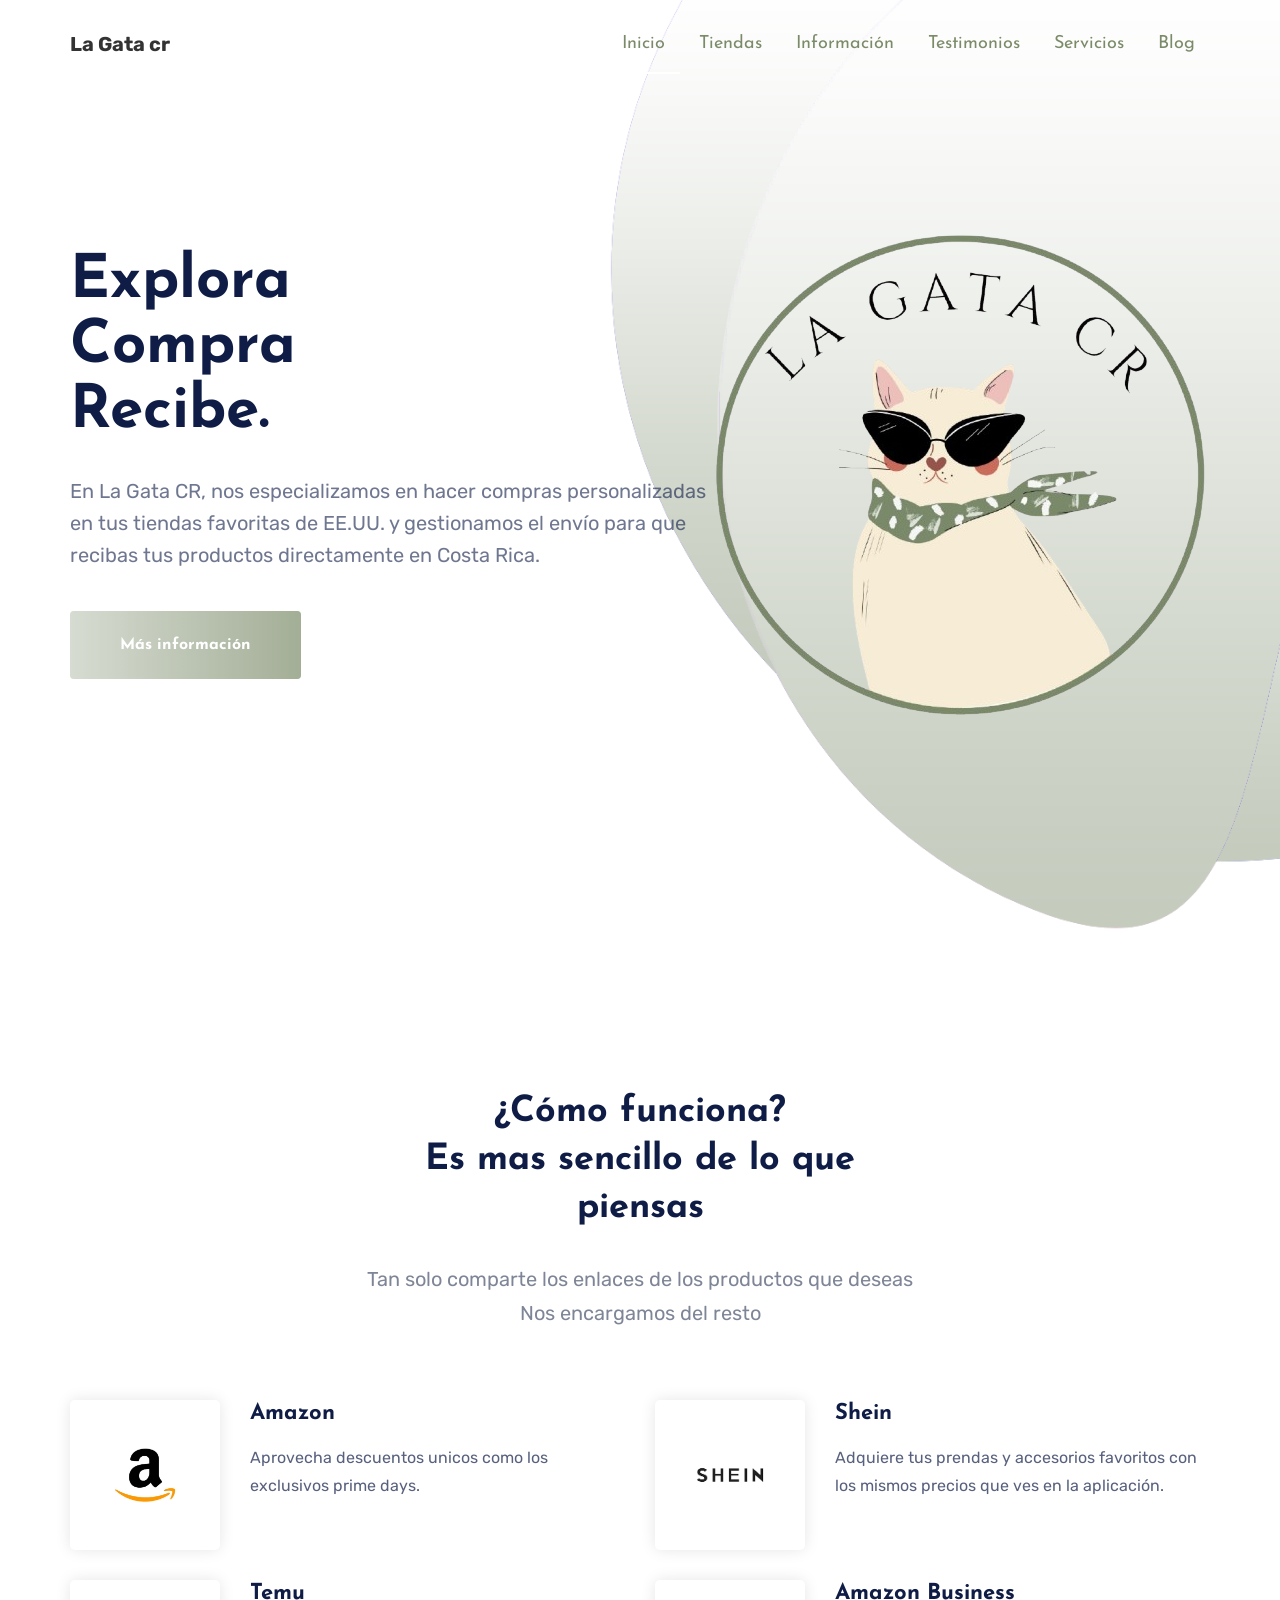
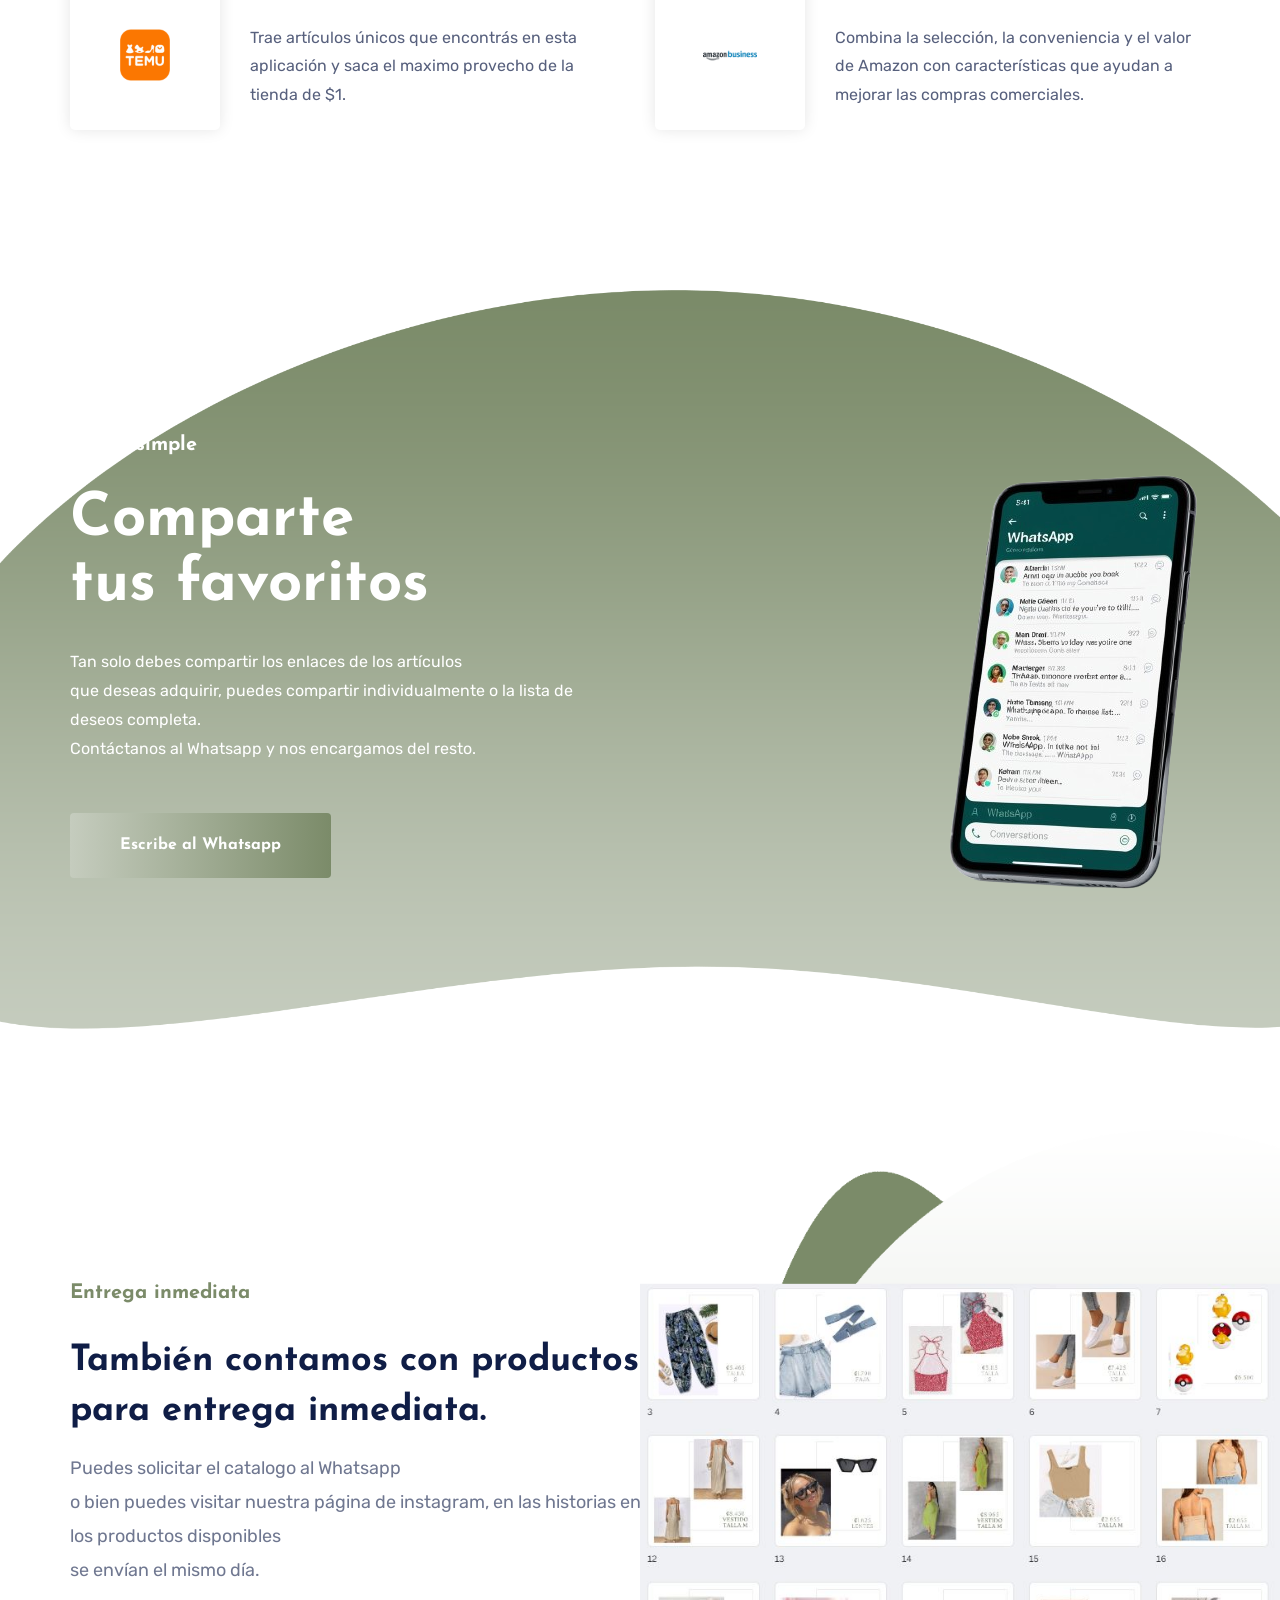
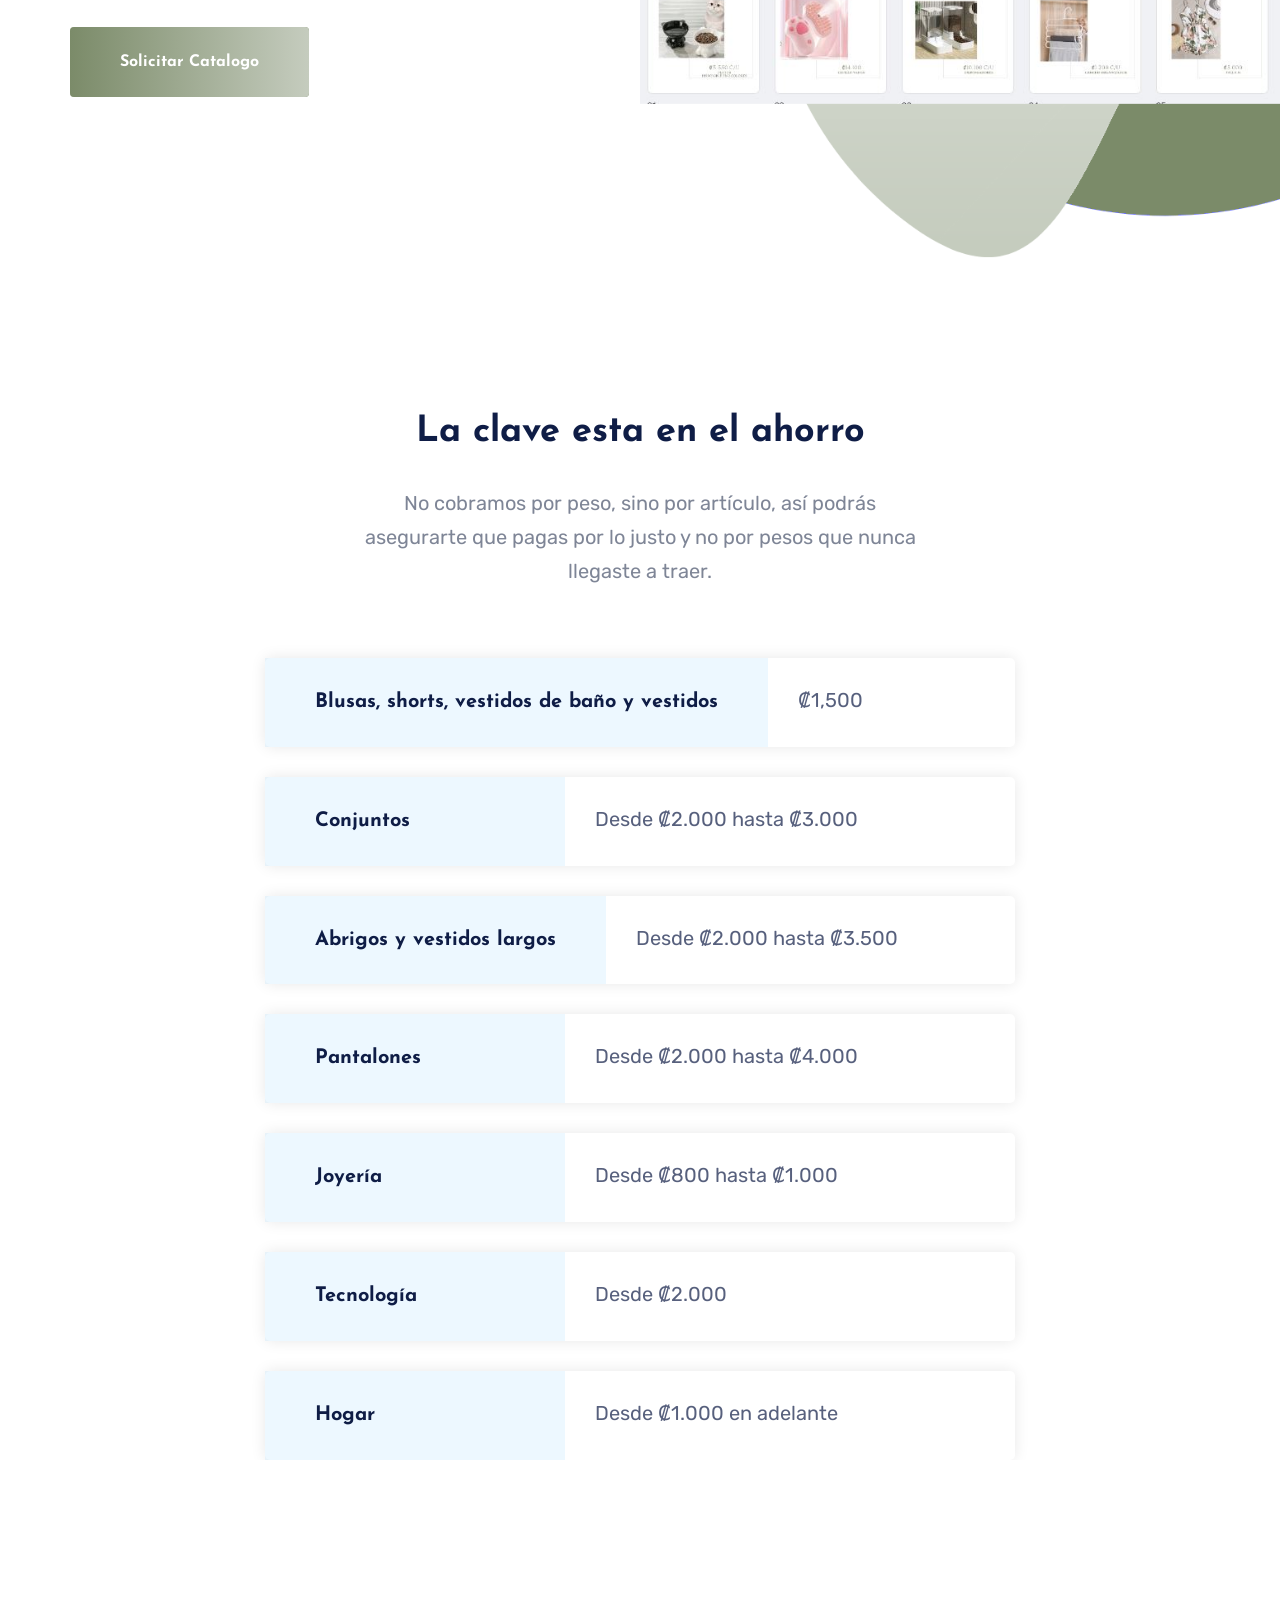
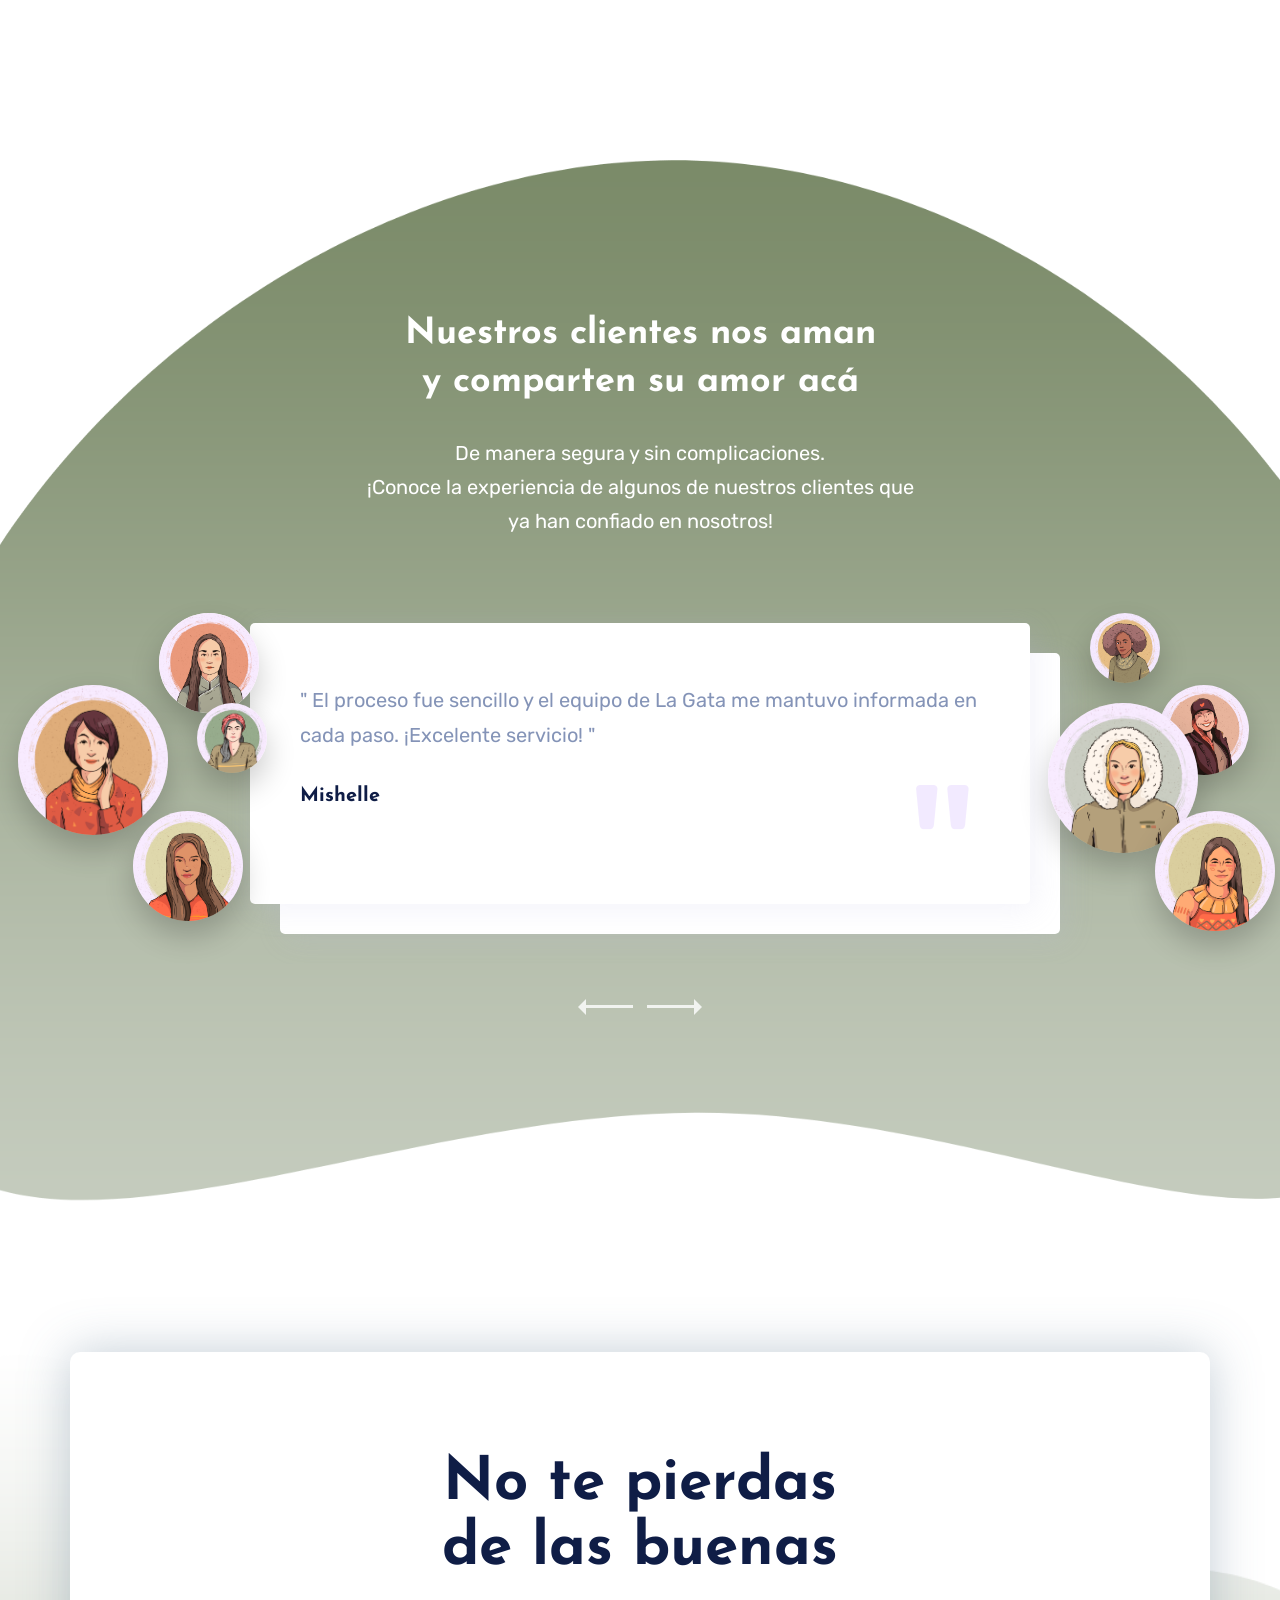
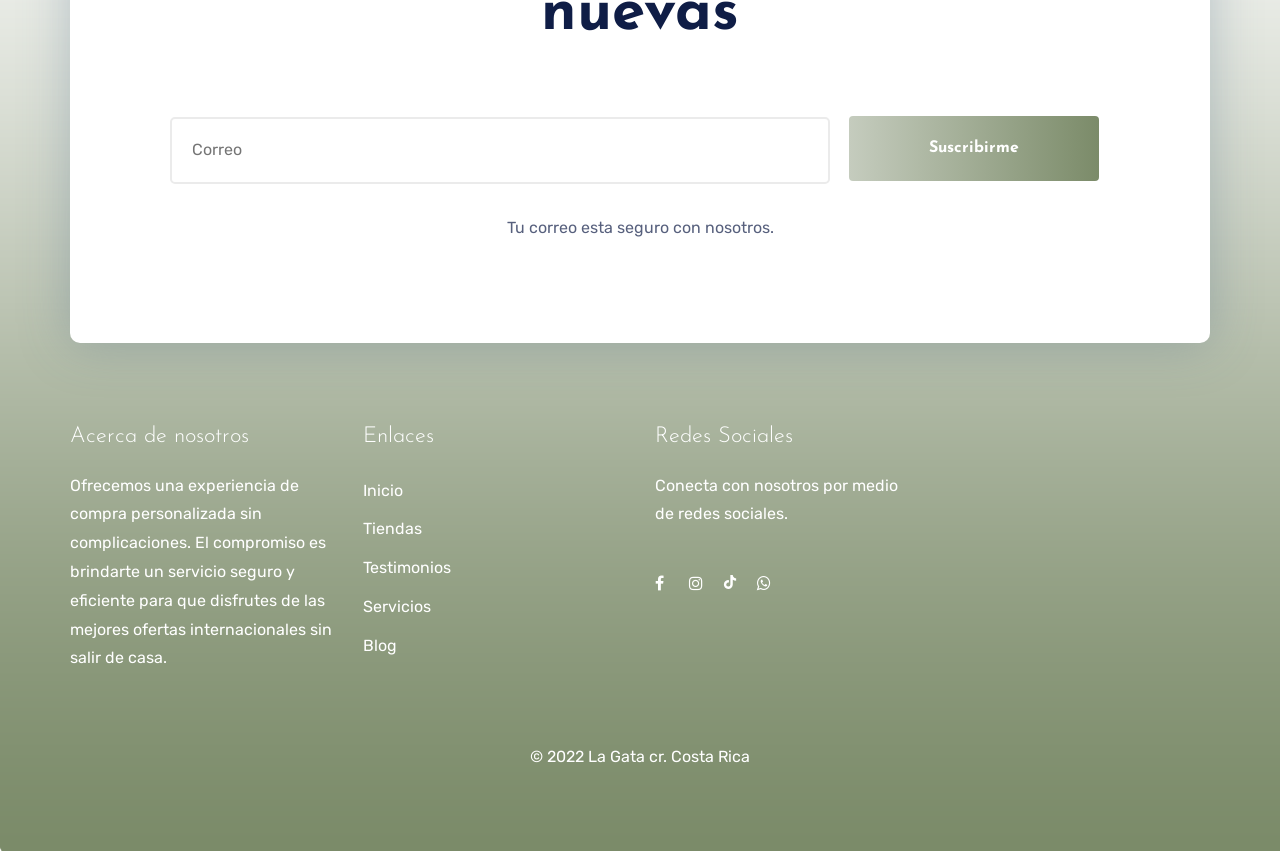
<file: index.html>
<!doctype html>
<html class="no-js" lang="zxx">

<head>
    <meta charset="utf-8">
    <meta name="author" content="La Gata CR" />
    <meta name="description" content="La Gata CR facilita tus compras en tiendas de Estados Unidos y realiza envíos seguros a Costa Rica. Personaliza tus pedidos y recibe tus productos sin complicaciones.">
    <meta name="keywords" content="compras personalizadas, tiendas en línea, Estados Unidos, envíos a Costa Rica, La Gata CR, shopping USA, servicio de compras, compra en USA desde Costa Rica">
    <meta http-equiv="x-ua-compatible" content="ie=edge">
    <meta name="viewport" content="width=device-width, initial-scale=1.0">
    <!-- Title -->
    <title>La Gata cr | A precio de app</title>
    <!-- Place favicon.ico in the root directory -->
    <link rel="apple-touch-icon" href="assets/images/original.jpeg">
    <link rel="shortcut icon" type="image/ico" href="assets/images/original-removebg-preview.png" alt="La Gata CR - Servicio de Compras Personalizadas en Estados Unidos" />
    <!-- Plugin-CSS -->
    <link rel="stylesheet" href="assets/css/normalize.css">
    <link rel="stylesheet" href="assets/css/bootstrap-min.css">
    <link rel="stylesheet" href="assets/css/owl-carousel-min.css">
    <link rel="stylesheet" href="assets/css/lity-min.css">
    <link rel="stylesheet" href="assets/css/font-awesome-min.css">
    <link rel="stylesheet" href="assets/css/animate.css">
    <!-- Main-Stylesheets -->
    <link rel="stylesheet" href="assets/css/helper.css">
    <link rel="stylesheet" href="assets/css/theme.css">
    <link rel="stylesheet" href="style.css">
    <link rel="stylesheet" href="assets/css/responsive.css">
    <script src="assets/js/vendor/modernizr-2-8-3-min.js"></script>

    <!--facebook-->
    <meta property="og:title" content="La Gata CR | Compras en EE.UU. y Entrega en Costa Rica" />
    <meta property="og:description" content="Facilitamos tus compras en Estados Unidos y gestionamos el envío hasta Costa Rica. Servicio seguro y personalizado." />
    <meta property="og:image" content="assets/images/original-removebg-preview.png" />
    <meta property="og:url" content="https://tusitioweb.com" />
    <meta property="og:type" content="website" />

    <!--x/twitter-->
    <meta name="twitter:card" content="summary_large_image">
    <meta name="twitter:title" content="La Gata CR | Compras en EE.UU. y Entrega en Costa Rica">
    <meta name="twitter:description" content="Facilitamos tus compras en Estados Unidos y gestionamos el envío hasta Costa Rica. Servicio seguro y personalizado.">
    <meta name="twitter:image" content="assets/images/original-removebg-preview.png">


    <!--[if lt IE 9]>
        <script src="//oss.maxcdn.com/html5shiv/3.7.2/html5shiv.min.js"></script>
        <script src="//oss.maxcdn.com/respond/1.4.2/respond.min.js"></script>
    <![endif]-->
</head>

<body data-spy="scroll" data-target=".mainmenu-area">
    <!-- Preloader-Content -->
    <div class="preloader">
        <svg viewBox="-2000 -1000 4000 2000">
            <path id="inf" d="M354-354A500 500 0 1 1 354 354L-354-354A500 500 0 1 0-354 354z"></path>
            <use xlink:href="#inf" stroke-dasharray="1570 5143" stroke-dashoffset="6713px"></use>
        </svg>
    </div>

    <!-- Mainmenu-area-Start -->
    <div class="mainmenu-area transparent"  data-spy="affix" data-offset-top="197">
        <div class="container">
            <div class="row">
                <div class="col-xs-12 row-flex">
                    <div class="site-brand solid">
                        <a href="#" class="logo">La Gata cr</a>
                    </div>
                    <button class="burger">
                        <span class="bar"></span>
                        <span class="bar"></span>
                        <span class="bar"></span>
                    </button>
                    <div class="mainmenu">
                        <ul class="nav">
                            <li><a href="#home-area">Inicio</a></li>
                            <li><a href="#service-area">Tiendas</a></li>
                            <li><a href="#about-area">Información</a></li>
                            <li><a href="#gallery-area">Testimonios</a></li>
                            <li><a href="#">Servicios</a></li>
                            <li><a href="#testimonial-area">Blog</a></li>
                        </ul>
                    </div>
                </div>
            </div>
        </div>
    </div>
    <!-- Mainmenu-Area-End -->


    <!-- Header-Area -->
    <header class="header-area v1 relative-box" id="home-area">
        <div class="image-side-box right-box hidden-xs hidden-sm">
            <img src="assets/images/original-removebg-preview.png" class="layer" data-depth="0.35" alt="">
        </div>
        <div class="container">
            <div class="row">
                <div class="col-xs-12 col-md-7">
                    <div class="text-box">
                        <h2 class="title">Explora <br> Compra <br> Recibe.</h2>
                        <p>En La Gata CR, nos especializamos en hacer compras personalizadas en tus tiendas favoritas de EE.UU. y gestionamos el envío para que recibas tus productos directamente en Costa Rica.</p>
                        <div class="space-30"></div>
                        <a href="#about-area" class="bttn-1">Más información</a>
                    </div>
                </div>
            </div>
        </div>
    </header>
    <!-- Header-Area-End -->
    <!-- Service-Area-Start -->
    <section class="section-padding service-area v1" style="background: #ffffff" id="service-area">
        <div class="container">
            <div class="row">
                <div class="col-xs-12 col-sm-8 col-sm-offset-2 col-md-6 col-md-offset-3 text-center">
                    <div class="page-title">
                        <h2 class="title">¿Cómo funciona? <br> Es mas sencillo de lo que piensas </h2>
                        <div class="desc">Tan solo comparte los enlaces de los productos que deseas <br>
                        Nos encargamos del resto</div>
                    </div>
                </div>
            </div>
            <div class="row">
                <div class="col-xs-12 col-md-6">
                    <div class="service-box wow fadeInUp" data-wow-delay="0.2s">
                        <div class="service-icon">
                            <img src="assets/images/amazon logo.jpg" alt="">
                        </div>
                        <div class="service-content">
                            <h3 class="title">Amazon</h3>
                            <p>Aprovecha descuentos unicos como los exclusivos prime days.</p>
                        </div>
                    </div>
                </div>
                <div class="col-xs-12 col-md-6">
                    <div class="service-box wow fadeInUp" data-wow-delay="0.4s">
                        <div class="service-icon">
                            <img src="assets/images/shein.png" alt="">
                        </div>
                        <div class="service-content">
                            <h3 class="title">Shein</h3>
                            <p>Adquiere tus prendas y accesorios favoritos con los mismos precios que ves en la aplicación.</p>
                        </div>
                    </div>
                </div>
                <div class="col-xs-12 col-md-6">
                    <div class="service-box wow fadeInUp" data-wow-delay="0.6s">
                        <div class="service-icon">
                            <img src="assets/images/temu.png" alt="">
                        </div>
                        <div class="service-content">
                            <h3 class="title">Temu</h3>
                            <p>Trae artículos únicos que encontrás en esta aplicación y saca el maximo provecho de la tienda de $1.</p>
                        </div>
                    </div>
                </div>
                <div class="col-xs-12 col-md-6">
                    <div class="service-box wow fadeInUp" data-wow-delay="0.8s">
                        <div class="service-icon">
                            <img src="assets/images/amazonBuissiness.png" alt="">
                        </div>
                        <div class="service-content">
                            <h3 class="title">Amazon Business</h3>
                            <p>Combina la selección, la conveniencia y el valor de Amazon con características que ayudan a mejorar las compras comerciales.</p>
                        </div>
                    </div>
                </div>
               <!--- <div class="col-xs-12 col-md-6">
                    <div class="service-box wow fadeInUp" data-wow-delay="1s">
                        <div class="service-icon">
                            <img src="assets/images/service-3.png" alt="">
                        </div>
                        <div class="service-content">
                            <h3 class="title">Cover Long Range</h3>
                            <p>The DJI Mavic 2 Pro is the latest and greatest camera drone from DJI, with a camera from Swiss camera manufacturer.</p>
                        </div>
                    </div>
                </div>
                <div class="col-xs-12 col-md-6">
                    <div class="service-box wow fadeInUp" data-wow-delay="1.2s">
                        <div class="service-icon">
                            <img src="assets/images/service-6.png" alt="">
                        </div>
                        <div class="service-content">
                            <h3 class="title">Cover Long Range</h3>
                            <p>The DJI Mavic 2 Pro is the latest and greatest camera drone from DJI, with a camera from Swiss camera manufacturer.</p>
                        </div>
                    </div>
                </div> -->
            </div>
        </div>
    </section>
    <!-- Service-Area-End -->

    <!-- Intro-Area-Start -->
    <section class="intro-area about-section v1 over-hidden" id="about-area"  style="background-image: url('assets/images/section-bg1.png'); background-size: 100% 100%;background-position: center">
        <div class="container">
            <div class="row row-flex">
                <div class="col-xs-12 col-md-6">
                    <div class="text-box text-white">    
                        <h4 class="top-title text-white">Así de simple</h4>
                        <h2 class="title">Comparte <br> tus favoritos</h2>
                        <p>Tan solo debes compartir los enlaces de los artículos<br>que deseas adquirir, puedes compartir individualmente o la lista de deseos completa.<br>Contáctanos al Whatsapp y nos encargamos del resto.</p>
                        <div class="space-40"></div>
                        <a href="https://wa.me/87244340" class="bttn-2">Escribe al Whatsapp</a>
                    </div>
                </div>
                <div class="col-xs-12 col-md-6 hidden-sm">
                    <div class="space-60 hidden-md hidden-lg"></div>
                    <div class="play-box">
                        <figure class="play-image wow zoomIn">
                            <img src="assets/images/WA2.png" alt="">
                        </figure>
                        
                    </div>
                </div>
            </div>
        </div>
    </section>
    <div class="space-100"></div>
    <div class="space-50-lg"></div>
    <!-- Intro-Area-End -->

    <!-- Intro-Area-Start -->
    <section class="intor-area-1  section-bg relative-box" style="background-image: url('assets/images/section-bg-2.png'); background-position: bottom right -250px;">
        <div class="container">
            <div class="row">
                <div class="col-xs-12 col-md-7">
                    <div class="text-box camera-title">
                        <h4 class="top-title">Entrega inmediata</h4>
                        <h3 class="title">También contamos con productos <br> para entrega inmediata.</h3>
                        <p>Puedes solicitar el catalogo al Whatsapp <br> o bien puedes visitar nuestra página de instagram, en las historias encontrarás los productos disponibles <br>se envían el mismo día.</p>
                        <div class="space-30"></div>
                         <a href="https://wa.me/87244340?text=Hola%21%20Me%20gustar%C3%ADa%20ver%20el%20catalogo%20de%20art%C3%ADculos%20para%20entrega%20inmediata" class="bttn-3 pre-btn">Solicitar Catalogo</a>
                    </div>
                </div>
            </div>
        </div>
        <div class="image-side-box right-box hidden-xs hidden-sm">
            <img src="assets/images/catalogo.JPG" class="layer" data-depth="0.35" alt="">
        </div>
    </section>
    <!-- Intro-Area-End -->
    <div class="space-100-lg"></div>
    <!-- Intro-Area-Start -->
   <!---- <section class="intor-area-2 section-bg relative-box" style="background-image: url('assets/images/section-bg-2.png'); background-position: bottom left -250px;">
        <div class="image-side-box hidden-xs hidden-sm">
            <img src="assets/images/drn-6.png" class="layer" data-depth="0.35" alt="">
        </div>
        <div class="container">
            <div class="row row-flex">
                <div class="col-xs-12 col-md-6 col-md-offset-6">
                    <div class="text-box camera-title">
                        <h4 class="top-title">Long time Battery</h4>
                        <h3 class="title">The 2 Pro is the latest and <br>greatest drone from DJI.</h3>
                        <p>Whether you’re using them for recreation, to build an aerial service <br> business, or to integrate UAS into your existing business or <br>organization</p>
                        <div class="space-30"></div>
                        <a href="#" class="bttn-3 pre-btn">Pre-Book My Order</a>
                    </div>
                </div>
            </div>
        </div> 
    </section>-->

    <!-- Intro-Area-End -->
    <!-- Product-Details-Area-Start -->
    <section class="details-area" style="background-color: #ffffff;">
        <div class="container">
            <div class="row">
                <div class="col-xs-12 col-sm-8 col-sm-offset-2 col-md-6 col-md-offset-3 text-center">
                    <div class="page-title">
                        <h2 class="title">La clave esta en el ahorro</h2>
                        <div class="desc">No cobramos por peso, sino por artículo, así podrás asegurarte que pagas por lo justo y no por pesos que nunca llegaste a traer.</div>
                    </div>
                </div>
            </div>
            <div class="row">
                <div class="col-xs-12 col-md-8 col-md-offset-2">
                    <ul class="product-details">
                        <li><span class="title">Blusas, shorts, vestidos de baño y vestidos</span><span class="content">₡1,500</span></li>
                        <li><span class="title">Conjuntos</span><span class="content">Desde ₡2.000 hasta ₡3.000</span></li>
                        <li><span class="title">Abrigos y vestidos largos</span><span class="content">Desde ₡2.000 hasta ₡3.500</span></li>
                        <li><span class="title">Pantalones</span><span class="content">Desde ₡2.000 hasta ₡4.000</span></li>
                        <li><span class="title">Joyería</span><span class="content">Desde ₡800 hasta ₡1.000</span></li>
                        <li><span class="title">Tecnología</span><span class="content">Desde ₡2.000</span></li>
                        <li><span class="title">Hogar</span><span class="content">Desde ₡1.000 en adelante</span></li>
                    </ul>
                </div>
            </div>
        </div>
    </section>
    <!-- Product-Details-Area-End -->
    <!-- Product-Carousel-Area-Start -->
    <section class="product-area" style="background-color: #ffffff;" id="gallery-area">
      <!----  <div class="container">
            <div class="row">
                <div class="col-xs-12 col-sm-8 col-sm-offset-2 col-md-6 col-md-offset-3 text-center">
                    <div class="page-title">
                        <h2 class="title">New arrival <br>
                            exclusive drones</h2>
                        <div class="desc">Whether you’re using them for recreation, to build anservice business to integrate UAS into your existing business</div>
                    </div>
                </div>
            </div>
            <div class="row">
                <div class="product-slide">
                    <div class="slide-item">
                        <figure class="product-image">
                            <img src="assets/images/product-1.png" alt="">
                        </figure>
                        <div class="product-content">
                            <h3 class="title">Dj Mavic Pro</h3>
                            <h5 class="rate">$180</h5>
                        </div>
                    </div>
                    <div class="slide-item">
                        <figure class="product-image">
                            <img src="assets/images/product-2.png" alt="">
                        </figure>
                        <div class="product-content">
                            <h3 class="title">Dj Mavic Pro</h3>
                            <h5 class="rate">$180</h5>
                        </div>
                    </div>
                    <div class="slide-item">
                        <figure class="product-image">
                            <img src="assets/images/product-3.png" alt="">
                        </figure>
                        <div class="product-content">
                            <h3 class="title">Dj Mavic Pro</h3>
                            <h5 class="rate">$180</h5>
                        </div>
                    </div>
                    <div class="slide-item">
                        <figure class="product-image">
                            <img src="assets/images/product-4.png" alt="">
                        </figure>
                        <div class="product-content">
                            <h3 class="title">Dj Mavic Pro</h3>
                            <h5 class="rate">$180</h5>
                        </div>
                    </div>
                    <div class="slide-item">
                        <figure class="product-image">
                            <img src="assets/images/product-1.png" alt="">
                        </figure>
                        <div class="product-content">
                            <h3 class="title">Dj Mavic Pro</h3>
                            <h5 class="rate">$180</h5>
                        </div>
                    </div>
                    <div class="slide-item">
                        <figure class="product-image">
                            <img src="assets/images/product-2.png" alt="">
                        </figure>
                        <div class="product-content">
                            <h3 class="title">Dj Mavic Pro</h3>
                            <h5 class="rate">$180</h5>
                        </div>
                    </div>
                    <div class="slide-item">
                        <figure class="product-image">
                            <img src="assets/images/product-3.png" alt="">
                        </figure>
                        <div class="product-content">
                            <h3 class="title">Dj Mavic Pro</h3>
                            <h5 class="rate">$180</h5>
                        </div>
                    </div>
                </div>
            </div>
        </div> -->
    </section>
    <!-- Product-Carousel-Area-End -->
    <!-- Testimonial-Area-Start -->
    <section id="testimonial-area" class="testimonial-area v1 section-bg" style="background-image: url('assets/images/section-bg1.png'); background-size: 100% 100%;">
        <div class="container">
            <div class="row">
                <div class="col-xs-12 col-sm-8 col-sm-offset-2 col-md-6 col-md-offset-3  text-center">
                    <div class="page-title text-white">
                        <h2 class="title">Nuestros clientes nos aman <br>
                        y comparten su amor acá</h2>
                        <div class="desc">De manera segura y sin complicaciones. <br>¡Conoce la experiencia de algunos de nuestros clientes que ya han confiado en nosotros!</div>
                    </div>
                </div>
            </div>
        </div>
        <div id="testimonials" class="carousel slide testimonial-slider">
            <div class="container">
                <div class="row">
                    <!-- Wrapper for slides -->
                    <div class="carousel-inner">
                        <div class="item active">
                            <div class="testimonail-item col-xs-12 col-md-8 col-md-offset-2">
                                <div class="desc">El proceso fue sencillo y el equipo de La Gata me mantuvo informada en cada paso. ¡Excelente servicio!</div>
                                <div class="testimonail-footer">
                                    <h5 class="title">Mishelle</h5>
                                    <div class="position"> </div>
                                </div>
                            </div>
                        </div>
                        <div class="item">
                            <div class="testimonail-item col-xs-12 col-md-8 col-md-offset-2">
                                <div class="desc">La rapidez y atención personalizada de La Gata CR me sorprendió. Me ayudaron a comprar en mis tiendas favoritas en Estados Unidos y todo llegó perfecto. Recomendado al 100%.</div>
                                <div class="testimonail-footer">
                                    <h5 class="title">Alejandra R.</h5>
                                    <div class="position"> </div>
                                </div>
                            </div>
                        </div>
                        <div class="item">
                            <div class="testimonail-item col-xs-12 col-md-8 col-md-offset-2">
                                <div class="desc">Estaba un poco nerviosa por hacer una compra tan grande desde el extranjero, pero La Gata CR se encargó de todo. ¡Mis productos llegaron sin problemas y el trato fue increíble!</div>
                                <div class="testimonail-footer">
                                    <h5 class="title">Michi F.</h5>
                                    <div class="position"> </div>
                                </div>
                            </div>
                        </div>
                        <div class="item">
                            <div class="testimonail-item col-xs-12 col-md-8 col-md-offset-2">
                                <div class="desc">La Gata CR hizo que comprar fuera súper fácil. Desde el momento en que hice el pedido, sentí que estaba en buenas manos. ¡Lo recomiendo a cualquiera que quiera evitar complicaciones en sus compras internacionales!</div>
                                <div class="testimonail-footer">
                                    <h5 class="title">Jeniffer R.</h5>
                                    <div class="position"></div>
                                </div>
                            </div>
                        </div>
                        <div class="item">
                            <div class="testimonail-item col-xs-12 col-md-8 col-md-offset-2">
                                <div class="desc">Quedé encantada con la rapidez y profesionalismo. La comunicación fue clara en todo momento y recibí exactamente lo que había pedido, ¡sin sorpresas! Ahora siempre que quiero algo. </div>
                                <div class="testimonail-footer">
                                    <h5 class="title">Carolina A.</h5>
                                    <div class="position"> </div>
                                </div>
                            </div>
                        </div>
                        <div class="item">
                            <div class="testimonail-item col-xs-12 col-md-8 col-md-offset-2">
                                <div class="desc">¡Increíble servicio! La Gata CR no solo se encargó de la compra, sino que también me aconsejaron sobre como escoger siempre el mejor producto. Fue como tener un asistente de compras personalizada.</div>
                                <div class="testimonail-footer">
                                    <h5 class="title">Jendry R.</h5>
                                    <div class="position"> </div>
                                </div>
                            </div>
                        </div>
                        <div class="item">
                            <div class="testimonail-item col-xs-12 col-md-8 col-md-offset-2">
                                <div class="desc">Tenía mis dudas, pero La Gata CR me explicó cada paso y me brindó seguridad. Mi paquete llegó sin problemas y más rápido de lo que esperaba. Ahora los uso para todas mis compras</div>
                                <div class="testimonail-footer">
                                    <h5 class="title">Nela</h5>
                                    <div class="position"> </div>
                                </div>
                            </div>
                        </div>
                        <div class="item">
                            <div class="testimonail-item col-xs-12 col-md-8 col-md-offset-2">
                                <div class="desc">Encontré un producto en oferta en una tienda de Estados Unidos y La Gata CR me ayudó a aprovecharla sin problemas. Ahorré dinero y tiempo, y no tuve que preocuparme por nada. ¡Servicio de primera!</div>
                                <div class="testimonail-footer">
                                    <h5 class="title">Stephanie G.</h5>
                                    <div class="position"> </div>
                                </div>
                            </div>
                        </div>
                    </div> <!-- Indicators -->
                </div>
            </div>
            <ol class="carousel-indicators">
                <li data-target="#testimonials" data-slide-to="0" class="active"><img src="assets/images/test1.jpg"></li>
                <li data-target="#testimonials" data-slide-to="1"><img src="assets/images/test2.jpg" alt=""></li>
                <li data-target="#testimonials" data-slide-to="2"><img src="assets/images/test33.jpg" alt=""></li>
                <li data-target="#testimonials" data-slide-to="3"><img src="assets/images/test4.jpg" alt=""></li>
                <li data-target="#testimonials" data-slide-to="4"><img src="assets/images/test5.jpg" alt=""></li>
                <li data-target="#testimonials" data-slide-to="5"><img src="assets/images/test6.jpg" alt=""></li>
                <li data-target="#testimonials" data-slide-to="6"><img src="assets/images/test7.jpg" alt=""></li>
                <li data-target="#testimonials" data-slide-to="7"><img src="assets/images/test8.jpg" alt=""></li>
            </ol>
            <!-- Left and right controls -->
            <div class="nav-control text-center">
                <a class="left control" href="#testimonials" data-slide="prev"></a>
                <a class="right control" href="#testimonials" data-slide="next"></a>
            </div>
        </div>
    </section>
    <!-- Testimonial-Area-End -->
    <!-- Price-Area-Start -->
 <!----   <section class="price-area v1" id="price-area">
        <div class="container">
            <div class="row">
                <div class="col-xs-12 col-sm-8 col-sm-offset-2 col-md-6 col-md-offset-3 text-center">
                    <div class="page-title">
                        <h2 class="title">No hidden charge choose your plan</h2>
                        <div class="desc">Whether you’re using them for recreation, to build anservice business to integrate UAS into your existing business</div>
                    </div>
                </div>
            </div>
            <div class="row">
                <div class="col-xs-12 col-md-4">
                    <div class="single-price wow fadeInUp" data-wow-delay="0.3s">
                        <div class="user">1 User</div>
                        <h3 class="title">Regular Plan</h3>
                        <div class="info">No extra hidden charge.
                            All vat Included.</div>
                        <h3 class="rate">$19.99</h3>
                        <a href="" style="color:#7b8b69" >Get Started</a>
                    </div>
                </div>
                <div class="col-xs-12 col-md-4">
                    <div class="single-price wow fadeInUp active" data-wow-delay="0.5s">
                        <div class="user">1 User</div>
                        <h3 class="title">Startup Plan</h3>
                        <div class="info">No extra hidden charge.
                            All vat Included.</div>
                        <h3 class="rate">$59.99</h3>
                        <a href="" style="color:#7b8b69">Get Started</a>
                    </div>
                </div>
                <div class="col-xs-12 col-md-4">
                    <div class="single-price wow fadeInUp" data-wow-delay="0.7s">
                        <div class="user">1 User</div>
                        <h3 class="title">Business Plan</h3>
                        <div class="info">No extra hidden charge.
                            All vat Included.</div>
                        <h3 class="rate">$99.99</h3>
                        <a href="" style="color:#7b8b69" >Get Started</a>
                    </div>
                </div>
            </div>
        </div>
    </section> -->
    <!-- Price-Area-End -->
    <!-- Sponsor-Arae-Start -->
    <div class="sponsor-area">
       <!-- <div class="container">
            <div class="row">
                <div class="col-12 text-center">
                    <h4>We are feauted on</h4>
                </div>
            </div>
            <div class="space-20"></div>
            <div class="row">
                <div class="col-xs-12 text-center">
                    <div class="sponsors">
                        <div class="item">
                            <img src="assets/images/client-1.png" alt="">
                        </div>
                        <div class="item">
                            <img src="assets/images/client-2.png" alt="">
                        </div>
                        <div class="item">
                            <img src="assets/images/client-3.png" alt="">
                        </div>
                        <div class="item">
                            <img src="assets/images/client-4.png" alt="">
                        </div>
                        <div class="item">
                            <img src="assets/images/client-5.png" alt="">
                        </div>
                        <div class="item">
                            <img src="assets/images/client-2.png" alt="">
                        </div>
                        <div class="item">
                            <img src="assets/images/client-3.png" alt="">
                        </div>
                        <div class="item">
                            <img src="assets/images/client-4.png" alt="">
                        </div>
                        <div class="item">
                            <img src="assets/images/client-5.png" alt="">
                        </div>
                    </div>
                </div>
            </div>
        </div> -->
    </div> 
    <!-- Sponsor-Arae-End -->
    <!-- Footer-Area-Start -->
    <footer class="footer-area section-bg" id="contact-area" style="background-image: url('assets/images/footer-bg.png')">
        <div class="container">
            <div class="row">
                <div class="col-xs-12">
                    <!-- Subscribe-Area-Start -->
                    <div class="subscribe-area">
                        <div class="row">
                            <div class="col-xs-12 col-sm-8 col-sm-offset-2 col-md-6 col-md-offset-3 text-center">
                                <div class="page-title">
                                    <h1 class="title">No te pierdas <br>de las buenas nuevas</h1>
                                </div>
                            </div>
                        </div>
                        <div class="row">
                            <div class="col-xs-12">
                                <form action="https://formspree.io/f/meoqgyyq" method="POST" id="mc-form">
                                    <div class="subscribe-form">
                                        <input type="email" class="form-input" id="mc-email" name="email" placeholder="Correo" required>
                                        <button class="bttn-3 submit" type="submit">Suscribirme</button>
                                        <div class="info">Tu correo esta seguro con nosotros.</div>
                                    </div>
                                    <label class="mt10" for="mc-email"></label>
                                </form>
                            </div>
                        </div>
                    </div>
                    <!-- Subscribe-Area-End -->
                </div>
            </div>
        </div>
        <div class="footer-bottom">
            <div class="container">
                <!-- Footer-Widget-Start -->
                <div class="row">
                    <div class="col-xs-12 col-sm-6 col-md-3">
                        <div class="widget">
                            <h4 class="widget-title">Acerca de nosotros</h4>
                            <p>Ofrecemos una experiencia de compra personalizada sin complicaciones. El compromiso es brindarte un servicio seguro y eficiente para que disfrutes de las mejores ofertas internacionales sin salir de casa.</p>
                        </div>
                    </div>
                    <div class="col-xs-12 col-sm-6 col-md-3">
                        <div class="widget">
                            <h4 class="widget-title">Enlaces</h4>
                            <ul>
                                <li><a href="#">Inicio</a></li>
                                <li><a href="#">Tiendas</a></li>
                                <li><a href="#">Testimonios</a></li>
                                <li><a href="#">Servicios</a></li>
                                <li><a href="#">Blog</a></li>
                            </ul>
                        </div>
                    </div>
                  <!--- <div class="col-xs-12 col-sm-6 col-md-3">
                        <div class="widget">
                            <h4 class="widget-title">Support</h4>
                            <ul>
                                <li><a href="#">Privacy Policy</a></li>
                                <li><a href="#">Terms</a></li>
                                <li><a href="#">FAQ</a></li>
                                <li><a href="#">Support</a></li>
                            </ul>
                        </div>
                    </div> -->
                    <div class="col-xs-12 col-sm-6 col-md-3">
                        <div class="widget">
                            <h4 class="widget-title">Redes Sociales</h4>
                            <p>Conecta con nosotros por medio de redes sociales.</p>
                            <div class="space-30"></div>
                            <div class="social-menu">
                                <a href="https://www.facebook.com/profile.php?id=100083364699639"><i class="fa fa-facebook"></i></a>
                                <a href="https://www.instagram.com/lagatacr04/"><i class="fa fa-instagram"></i></a>
                                <a href="https://www.tiktok.com/@lagata2097" class="tiktok-icon">
                                    <svg xmlns="http://www.w3.org/2000/svg" viewBox="0 0 448 512" style="width: 14px; height: 14px; fill: currentColor;">
                                        <path d="M448,209.91a210.06,210.06,0,0,1-122.77-39.25V349.38A162.55,162.55,0,1,1,185,188.31V278.2a74.62,74.62,0,1,0,52.23,71.18V0l88,0a121.18,121.18,0,0,0,1.86,22.17h0A122.18,122.18,0,0,0,381,102.39a121.43,121.43,0,0,0,67,20.14Z"/>
                                    </svg>
                                </a>
                                <a href="https://wa.me/87244340"><i class="fa fa-whatsapp"></i></a>
                            </div>
                        </div>
                    </div>
                </div>
                <!-- Footer-Widget-End -->
            </div>
        </div>
        <div class="copyright-area">
            <div class="container">
                <div class="row">
                    <div class="col-xs-12 text-center">
                        <span class="copyright">&copy; 2022 La Gata cr. Costa Rica</span>
                    </div>
                </div>
            </div>
        </div>
    </footer>
    <!-- Footer-Area-End -->
    <!--Vendor-JS-->
    <script src="assets/js/vendor/jquery-1-12-4-min.js"></script>
    <!--Plugin-JS-->
    <script src="assets/js/vendor/bootstrap-min.js"></script>
    <script src="assets/js/owl-carousel-min.js"></script>
    <script src="assets/js/ajaxchimp.js"></script>
    <script src="assets/js/lity-min.js"></script>
    <script src="assets/js/click-effect.js"></script>
    <script src="assets/js/mouse-effect.js"></script>
    <script src="assets/js/scrollUp-min.js"></script>
    <script src="assets/js/wow-min.js"></script>
    <!--Main-active-JS-->
    <script src="assets/js/main.js"></script>
</body>

</html>
</file>
<file: assets/css/owl-carousel-min.css>
/* 
 *  Owl Carousel - Animate Plugin
 */

.owl-carousel .animated {
    -webkit-animation-duration: 1000ms;
    animation-duration: 1000ms;
    -webkit-animation-fill-mode: both;
    animation-fill-mode: both;
}

.owl-carousel .owl-animated-in {
    z-index: 0;
}

.owl-carousel .owl-animated-out {
    z-index: 1;
}

.owl-carousel .fadeOut {
    -webkit-animation-name: fadeOut;
    animation-name: fadeOut;
}

@-webkit-keyframes fadeOut {
    0% {
        opacity: 1;
    }

    100% {
        opacity: 0;
    }
}

@keyframes fadeOut {
    0% {
        opacity: 1;
    }

    100% {
        opacity: 0;
    }
}

/* 
 * 	Owl Carousel - Auto Height Plugin
 */

.owl-height {
    -webkit-transition: height 500ms ease-in-out;
    transition: height 500ms ease-in-out;
}

/* 
 *  Core Owl Carousel CSS File
 */

.owl-carousel {
    display: none;
    width: 100%;
    -webkit-tap-highlight-color: transparent;
    /* position relative and z-index fix webkit rendering fonts issue */
    position: relative;
    z-index: 1;
}

.owl-carousel .owl-stage {
    position: relative;
    -ms-touch-action: pan-Y;
}

.owl-carousel .owl-stage:after {
    content: ".";
    display: block;
    clear: both;
    visibility: hidden;
    line-height: 0;
    height: 0;
}

.owl-carousel .owl-stage-outer {
    position: relative;
    overflow: hidden;
    /* fix for flashing background */
    -webkit-transform: translate3d(0px, 0px, 0px);
}

.owl-carousel .owl-controls .owl-nav .owl-prev,
.owl-carousel .owl-controls .owl-nav .owl-next,
.owl-carousel .owl-controls .owl-dot {
    cursor: pointer;
    cursor: hand;
    -webkit-user-select: none;
    -moz-user-select: none;
    -ms-user-select: none;
    user-select: none;
}

.owl-carousel.owl-loaded {
    display: block;
}

.owl-carousel.owl-loading {
    opacity: 0;
    display: block;
}

.owl-carousel.owl-hidden {
    opacity: 0;
}

.owl-carousel .owl-refresh .owl-item {
    display: none;
}

.owl-carousel .owl-item {
    position: relative;
    min-height: 1px;
    float: left;
    -webkit-backface-visibility: hidden;
    -webkit-tap-highlight-color: transparent;
    -webkit-touch-callout: none;
    -webkit-user-select: none;
    -moz-user-select: none;
    -ms-user-select: none;
    user-select: none;
}

.owl-carousel .owl-item img {
    display: block;
    -webkit-transform-style: preserve-3d;
}

.owl-carousel.owl-text-select-on .owl-item {
    -webkit-user-select: auto;
    -moz-user-select: auto;
    -ms-user-select: auto;
    user-select: auto;
}

.owl-carousel .owl-grab {
    cursor: move;
    cursor: -webkit-grab;
    cursor: -o-grab;
    cursor: -ms-grab;
    cursor: grab;
}

.owl-carousel.owl-rtl {
    direction: rtl;
}

.owl-carousel.owl-rtl .owl-item {
    float: right;
}

/* No Js */

.no-js .owl-carousel {
    display: block;
}

/* 
 * 	Owl Carousel - Lazy Load Plugin
 */

.owl-carousel .owl-item .owl-lazy {
    opacity: 0;
    -webkit-transition: opacity 400ms ease;
    transition: opacity 400ms ease;
}

.owl-carousel .owl-item img {
    -webkit-transform-style: preserve-3d;
    transform-style: preserve-3d;
}

/* 
 * 	Owl Carousel - Video Plugin
 */

.owl-carousel .owl-video-wrapper {
    position: relative;
    height: 100%;
    background: #000;
}

.owl-carousel .owl-video-play-icon {
    position: absolute;
    height: 80px;
    width: 80px;
    left: 50%;
    top: 50%;
    margin-left: -40px;
    margin-top: -40px;
    background: url("owl.video.play.png") no-repeat;
    cursor: pointer;
    z-index: 1;
    -webkit-backface-visibility: hidden;
    -webkit-transition: scale 100ms ease;
    transition: scale 100ms ease;
}

.owl-carousel .owl-video-play-icon:hover {
    -webkit-transition: scale(1.3, 1.3);
    transition: scale(1.3, 1.3);
}

.owl-carousel .owl-video-playing .owl-video-tn,
.owl-carousel .owl-video-playing .owl-video-play-icon {
    display: none;
}

.owl-carousel .owl-video-tn {
    opacity: 0;
    height: 100%;
    background-position: center center;
    background-repeat: no-repeat;
    background-size: contain;
    -webkit-transition: opacity 400ms ease;
    transition: opacity 400ms ease;
}

.owl-carousel .owl-video-frame {
    position: relative;
    z-index: 1;
}


.owl-carousel .owl-controls {
    text-align: center;
}

.paginate.owl-carousel .owl-controls .owl-dot {
    display: inline-block;
}

.paginate.owl-carousel .owl-controls .owl-dot span {
    width: 15px;
    height: 3px;
    display: block;
    border-radius: 10px;
    background: #CFD1DA;
    position: relative;
    overflow: hidden;
    margin: 5px;
    -webkit-transition: 0.3s;
    transition: 0.3s;
}

.paginate.owl-carousel .owl-controls .owl-dot.active span {
    background-color: #7b8b69;
    width: 40px;
}

.owl-carousel .owl-controls .owl-nav > div {
    display: inline-block;
    margin: 0 5px;
    background: #103178;
    font-size: 22px;
    text-align: center;
    width: 50px;
    height: 50px;
    line-height: 50px;
    border-radius: 3px;
    color: #ffffff;
    -webkit-box-shadow: 0 0 15px 0 rgba(0, 0, 0, 0.2);
    box-shadow: 0 0 15px 0 rgba(0, 0, 0, 0.2);
    -webkit-transition: 0.3s;
    transition: 0.3s;
}

.owl-carousel .owl-controls .owl-nav > div:hover {
    background-color: #ffffff;
    color: #103178;
}
</file>
<file: assets/css/lity-min.css>
/*! Lity - v2.3.1 - 2018-04-20
* http://sorgalla.com/lity/
* Copyright (c) 2015-2018 Jan Sorgalla; Licensed MIT */.lity{
	z-index:9990;
	position:fixed;
	top:0;
	right:0;
	bottom:0;
	left:0;
	white-space:nowrap;
	background:#0b0b0b;
	background:rgba(0,0,0,0.9);
	outline:none !important;
	opacity:0;
	-webkit-transition:opacity .3s ease;
	transition:opacity .3s ease}
	.lity.lity-opened{
		opacity:1
		}
		.lity.lity-closed{
			opacity:0
			}
			.lity *{
				-webkit-box-sizing:border-box;
				box-sizing:border-box
				}
				.lity-wrap{
					z-index:9990;
					position:fixed;
					top:0;
					right:0;
					bottom:0;
					left:0;
					text-align:center;
					outline:none !important
				}
	.lity-wrap:before{
		content:'';
		display:inline-block;
		height:100%;
		vertical-align:middle;
		margin-right:-0.25em
		}
		.lity-loader{
			z-index:9991;
			color:#fff;
			position:absolute;
			top:50%;
			margin-top:-0.8em;
			width:100%;
			text-align:center;
			ont-size:14px;
			font-family:Arial,Helvetica,sans-serif;
			opacity:0;
			-webkit-transition:opacity .3s ease;
			transition:opacity .3s ease
			}
			.lity-loading .lity-loader{
				opacity:1
				}
				.lity-container{
					z-index:9992;
					position:relative;
					text-align:left;
					vertical-align:middle;
					display:inline-block;
					white-space:normal;
					max-width:100%;
					max-height:100%;
					outline:none !important
					}
					.lity-content{
						z-index:9993;
						width:100%;
						-webkit-transform:scale(1);
						transform:scale(1);
						-webkit-transition:-webkit-transform .3s ease;
						transition:-webkit-transform .3s ease;
						transition:transform .3s ease;
						transition:transform .3s ease, -webkit-transform .3s ease}.lity-loading .lity-content,.lity-closed .lity-content{-webkit-transform:scale(.8);transform:scale(.8)}.lity-content:after{content:'';position:absolute;left:0;top:0;bottom:0;display:block;right:0;width:auto;height:auto;z-index:-1;-webkit-box-shadow:0 0 8px rgba(0,0,0,0.6);box-shadow:0 0 8px rgba(0,0,0,0.6)}.lity-close{z-index:9994;width:35px;height:35px;position:fixed;right:0;top:0;-webkit-appearance:none;cursor:pointer;text-decoration:none;text-align:center;padding:0;color:#fff;font-style:normal;font-size:35px;font-family:Arial,Baskerville,monospace;line-height:35px;text-shadow:0 1px 2px rgba(0,0,0,0.6);border:0;background:none;outline:none;-webkit-box-shadow:none;box-shadow:none}.lity-close::-moz-focus-inner{border:0;padding:0}.lity-close:hover,.lity-close:focus,.lity-close:active,.lity-close:visited{text-decoration:none;text-align:center;padding:0;color:#fff;font-style:normal;font-size:35px;font-family:Arial,Baskerville,monospace;line-height:35px;text-shadow:0 1px 2px rgba(0,0,0,0.6);border:0;background:none;outline:none;-webkit-box-shadow:none;box-shadow:none}.lity-close:active{top:1px}.lity-image img{max-width:100%;display:block;line-height:0;border:0}.lity-iframe .lity-container,.lity-youtube .lity-container,.lity-vimeo .lity-container,.lity-facebookvideo .lity-container,.lity-googlemaps .lity-container{width:100%;max-width:964px}.lity-iframe-container{width:100%;height:0;padding-top:56.25%;overflow:auto;pointer-events:auto;-webkit-transform:translateZ(0);transform:translateZ(0);-webkit-overflow-scrolling:touch}.lity-iframe-container iframe{position:absolute;display:block;top:0;left:0;width:100%;height:100%;-webkit-box-shadow:0 0 8px rgba(0,0,0,0.6);box-shadow:0 0 8px rgba(0,0,0,0.6);background:#000}.lity-hide{display:none}
</file>
<file: assets/css/helper.css>
/*==========================
CSS INDEX
============================
1. Helper-Class 
2. Section-Angle-Style
3. Button-Classes
4. Page-title
5. Play-box
6. Text-box 
7. Service-box
8. Feature-box
9. Price-box
10. Price-box-2
11. Social-Menu
12. ScrollUp-Button
13. Subscribe-Form
14. Product-Box
15. Preloader-Content
16. Testimonial-Area
17. Info-Box
18. Image-Box
19. tooltip-image
==========================*/


/*---------------------------
1. Helper-Class 
----------------------------*/
.section-padding {
    padding-top: 150px;
    padding-bottom: 150px;
}

.section-padding-top {
    padding-top: 150px;
}

.section-padding-bottom {
    padding-bottom: 150px;
}

.section-bg {
    background-repeat: no-repeat;
    background-position: center center;
    background-size: auto;
}

.row-flex {
    display: -webkit-box;
    display: -ms-flexbox;
    display: flex;
    -webkit-box-orient: horizontal;
    -webkit-box-direction: normal;
    -ms-flex-direction: row;
    flex-direction: row;
    -ms-flex-wrap: wrap;
    flex-wrap: wrap;
    -webkit-box-pack: justify;
    -ms-flex-pack: justify;
    justify-content: space-between;
    -webkit-box-align: center;
    -ms-flex-align: center;
    align-items: center;
}

.zoom-image {
    -webkit-transform: scale(1.2);
        transform: scale(1.2);
    margin: 0;
    padding: 0;
}

/*---------------------------
Angle-Background
---------------------------*/
.angle-3,
.angle-2,
.angle-1 {
    position: relative;
    z-index: 1
}

.angle-3:after,
.angle-1:after {
    content: "";
    position: absolute;
    left: 0;
    bottom: -1px;
    width: 100%;
    height: 10vw;
    background-image: url("data:image/svg+xml,%3Csvg xmlns='http://www.w3.org/2000/svg' viewBox='0 0 100 100' preserveAspectRatio='none' fill='#ffffff' %3E%3Cpolygon points='0,100 0,0 100, 100' %3E%3C/polygon%3E%3C/svg%3E");
    z-index: -1;
    pointer-events: none;
}

.angle-2:before,
.angle-3:before {
    content: "";
    position: absolute;
    left: 0;
    top: -1px;
    width: 100%;
    height: 10vw;
    background-image: url("data:image/svg+xml,%3Csvg xmlns='http://www.w3.org/2000/svg' viewBox='0 0 100 100' preserveAspectRatio='none' fill='#ffffff' %3E%3Cpolygon points='0,0 100,0 100, 100' %3E%3C/polygon%3E%3C/svg%3E");
    z-index: -1;
    pointer-events: none;
}

/*---------------------
3. Button-Classes
-----------------------*/
.bttn-3,
.bttn-2,
.bttn-1 {
    display: inline-block;
    padding: 18px 50px;
    background: #7b8b69;
    background: -webkit-gradient(linear, right top, left top, from(#7b8b69), to(#c5ccbe));
    background: linear-gradient(to left, #7b8b69 0%, #c5ccbe 100%);
    filter: progid: DXImageTransform.Microsoft.gradient(startColorstr='#674DD6', endColorstr='#5B69FF', GradientType=0);
    border-radius: 4px;
    color: #ffffff;
    font-family: 'Josefin Sans', sans-serif;
    font-weight: 700;
    position: relative;
    z-index: 1;
    -webkit-box-shadow: 0 0 0 0 rgba(0, 0, 0, 0.1);
    box-shadow: 0 0 0 0 rgba(0, 0, 0, 0.1);
    overflow: hidden;
    border: none;
    font-size: 16px;
}

.bttn-3:hover,
.bttn-2:hover,
.bttn-1:hover {
    color: #7b8b69;
    -webkit-box-shadow: 0 10px 40px 5px rgba(0, 0, 0, 0.1);
    box-shadow: 0 10px 40px 5px rgba(0, 0, 0, 0.1)
}

.bttn-3:hover {
    color: #ffffff;
}

.bttn-3:after,
.bttn-2:after,
.bttn-1:after {
    position: absolute;
    left: 0;
    top: 0;
    width: 100%;
    height: 100%;
    content: "";
    background-color: #ffffff;
    opacity: 0.3;
    z-index: -1;
    -webkit-transition: 0.3s;
    transition: 0.3s;
}


.bttn-2:after {
    opacity: 0;
}

.bttn-3:after {
    background-color: #576EA0;
    opacity: 1;
}

.bttn-2:hover:after,
.bttn-1:hover:after {
    opacity: 1;
}

.bttn-3:hover:after {
    opacity: 0;
}

.bttn-5,
.bttn-6,
.bttn-4 {
    display: inline-block;
    padding: 18px 50px;
    background: #103178;
    border-radius: 5px;
    color: #ffffff;
    font-family: 'Josefin Sans', sans-serif;
    font-weight: 700;
    position: relative;
    z-index: 1;
    -webkit-box-shadow: 0 0 0 0 rgba(0, 0, 0, 0.1);
    box-shadow: 0 0 0 0 rgba(0, 0, 0, 0.1);
    overflow: hidden;
    border: none;
}

.bttn-4:hover {
    background-color: #ffffff;
    color: #103178;
    -webkit-box-shadow: 0 0 15px 0 rgba(0, 0, 0, 0.1);
    box-shadow: 0 0 15px 0 rgba(0, 0, 0, 0.1);
}

.bttn-5 {
    background-color: #7b8b69;
}

.bttn-5:hover {
    color: #ffffff;
    -webkit-box-shadow: 0 30px 80px -15px #7b8b69;
    box-shadow: 0 30px 40px -20px #7b8b69;
}

.bttn-6 {
    background-color: #7b8b69;
    color: #ffffff;
}

.bttn-6:hover {
    color: #ffffff;
    -webkit-box-shadow: 0 30px 80px -15px #7b8b69;
    box-shadow: 0 20px 40px -15px #7b8b69;
}


/*---------------------------
4. Page-title
----------------------------*/
.page-title {
    margin-bottom: 70px;
}

.page-title .title {
    font-size: 36px;
    font-weight: 700;
    margin-bottom: 30px;
    color: #0F1D46;
    line-height: 48px;
}
.text-box h2.title {
    margin-bottom: 30px;
}
.page-title.text-white .title {
    color: #ffffff;
}

.page-title .desc {
    font-size: 20px;
    font-family: 'Rubik', sans-serif;
    color: rgba(40, 51, 80, 0.6);
    font-weight: 400;
    line-height: 34px;
}

.page-title.text-white .desc {
    color: #ffffff;
}

/*--------------------
5. Play-box
----------------------*/
.play-box {
    position: relative;
    right: -150px;
}

.play-box .play-bttn {
    position: absolute;
    left: -50px;
    top: calc(50% - 50px);
    width: 100px;
    height: 100px;
    text-align: center;
    line-height: 100px;
    color: #ffffff;
    background: #7b8b69;
    background: -webkit-gradient(linear, left top, left bottom, from(#7b8b69), to(#c5ccbe));
    background: linear-gradient(to bottom, #7b8b69 0%, #c5ccbe 100%);
    filter: progid:DXImageTransform.Microsoft.gradient(startColorstr='#674dd6', endColorstr='#5b69ff', GradientType=0);
    border-radius: 100%;
    z-index: 1;
    overflow: hidden;
    -webkit-box-shadow: 0 0 0 0 rgba(103, 77, 214, 0);
    box-shadow: 0 0 0 0 rgba(103, 77, 214, 0);
}

.play-box .play-bttn:hover {
    -webkit-box-shadow: 0 0 0 15px rgba(103, 77, 214, 0.3), 0 0 0 30px rgba(103, 77, 214, 0.3), 0 0 0 45px rgba(103, 77, 214, 0.3);
    box-shadow: 0 0 0 15px rgba(103, 77, 214, 0.3), 0 0 0 30px rgba(103, 77, 214, 0.3), 0 0 0 45px rgba(103, 77, 214, 0.3);
}


/*------------------------------
6. Text-box 
---------------------------------*/
.text-box {
    color: rgba(15, 29, 70, 0.6);
    
}

.header-area .text-box{
    font-size: 20px;
    line-height: 32px;
    font-weight: 400;
}

.feature-box .box-icon,
.text-box .box-icon {
    width: 70px;
    height: 70px;
    line-height: 70px;
    color: #ffffff;
    background: -webkit-gradient(linear, left top, left bottom, from(#7b8b69), to(#c5ccbe));
    background: linear-gradient(to bottom, #7b8b69 0%, #c5ccbe 100%);
    border-radius: 50%;
    font-size: 20px;
    text-align: center;
    margin-bottom: 50px;
    display: inline-block;
}

.feature-box.v2 .box-icon,
.text-box .box-icon.v2 {
    background: #7b8b69;
}

.text-box .box-icon.v3 {
    background: #7b8b69;
}

.text-box .box-icon.white-box {
    background-color: #ffffff;
    color: #1980FA;
}

.text-box .box-icon.white-box.v3 {
    color: #7b8b69
}

.text-white,
.text-box.text-white {
    color: #ffffff !important;
}

.text-box .top-title {
    color: #7b8b69;
    font-size: 20px;
    margin-bottom: 30px;
}

.text-box .title {
    font-size: 60px;
    line-height: 65px;
    font-weight: 700;
    color: #0f1d46;
}

.text-box.text-white .title {
    color: #ffffff;
}

/*---------------------
7. Service-box
----------------------*/
.service-box {
    position: relative;
    margin-bottom: 30px;
}

.service-box:after {
    content: "";
    display: block;
    clear: both;
}

.service-box .service-icon {
    float: left;
    margin-right: 30px;
    width: 150px;
    height: 150px;
    padding: 30px;
    -webkit-box-shadow: 0 0 15px 0 rgba(0, 0, 0, 0.1);
    box-shadow: 0 0 15px 0 rgba(0, 0, 0, 0.1);
    border-radius: 5px;
    text-align: center;
    display: -webkit-box;
    display: -ms-flexbox;
    display: flex;
    -webkit-box-align: center;
    -ms-flex-align: center;
    align-items: center;
    -webkit-box-pack: center;
    -ms-flex-pack: center;
    justify-content: center;
    -webkit-transition: 0.3s;
    transition: 0.3s;
}

.service-box:hover .service-icon {
    -webkit-box-shadow: 0 0 30px 0 rgba(0, 0, 0, 0.2);
    box-shadow: 0 0 30px 0 rgba(0, 0, 0, 0.2);
}

.service-box .service-icon img {
    max-height: 100%;
}

.service-box .title {
    font-size: 22px;
}

/*-----------------------
8. Feature-box
------------------------*/
.feature-box {
    -webkit-box-shadow: 0 0 30px 0 rgba(0, 0, 0, 0.1);
    box-shadow: 0 0 30px 0 rgba(0, 0, 0, 0.1);
    padding: 30px;
    border-radius: 5px;
    background-color: #ffffff;
    text-align: center;
    -webkit-transform: translateY(0);
        transform: translateY(0);
    -webkit-transition: 0.3s;
    transition: 0.3s;
}

.feature-box:hover {
    -webkit-transform: translateY(-5px);
        transform: translateY(-5px);
    -webkit-box-shadow: 0 15px 30px 0 rgba(0, 0, 0, 0.2);
    box-shadow: 0 15px 30px 0 rgba(0, 0, 0, 0.2);
}

.feature-box .box-icon {
    margin-bottom: 30px;
}

.feature-box.v3 .box-icon {
    background: #7b8b69;
}

.feature-box.v4 .box-icon {
    background: #FAA719;
}

.feature-box.v5 .box-icon {
    background: #19B5FA;
}


/*-----------------
9. Price-box
--------------------*/
.single-price {
    padding: 50px;
    border-radius: 5px;
    -webkit-box-shadow: 5px 5px 30px 0 rgba(182, 182, 227, 0.30);
    box-shadow: 5px 5px 30px 0 rgba(182, 182, 227, 0.30);
    text-align: center;
    background-color: #ffffff;
    -webkit-transform: translateY(0);
        transform: translateY(0);
    -webkit-transition: 0.3s;
    transition: 0.3s;
}

.single-price.active,
.single-price:hover {
    -webkit-transform: translateY(-5px);
        transform: translateY(-5px);
    -webkit-box-shadow: 10px 10px 50px 0 rgba(182, 182, 227, 0.50);
    box-shadow: 10px 10px 50px 0 rgba(182, 182, 227, 0.50);
}

.single-price.active .bttn-3:after {
    opacity: 0;
}

.single-price .user {
    font-size: 16px;
    color: rgba(15, 29, 70, 0.7);
    margin-bottom: 15px;
}

.single-price .info {
    color: rgba(15, 29, 70, 0.7);
}

.single-price .title {
    font-size: 26px;
    color: #0F1D46;
    margin-bottom: 30px;
}

.single-price .rate {
    font-size: 60px;
    color: #7b8b69;
    margin: 30px 0;
}

.price-area.v2 .single-price .rate {
    color: #7b8b69;
}

/*---------------------
10. Price-box-2
----------------------*/
.price-box-2 {
    padding: 30px;
    text-align: center;
    border-radius: 10px;
    -webkit-box-shadow: 0 0 15px 0 rgba(0, 0, 0, 0.1);
    box-shadow: 0 0 15px 0 rgba(0, 0, 0, 0.1);
    background-color: #ffffff;
    -webkit-transition: 0.3s;
    transition: 0.3s;
    -webkit-transform: translateY(0);
        transform: translateY(0);
}

.price-box-2:hover {
    -webkit-transform: translateY(-5px);
        transform: translateY(-5px);
    -webkit-box-shadow: 0 5px 30px 0 rgba(0, 0, 0, 0.2);
    box-shadow: 0 5px 30px 0 rgba(0, 0, 0, 0.2);

}

.price-box-2 .title {
    font-size: 14px;
    font-weight: 300;
    color: #B181FF;
}

.price-box-2 .rate {
    font-size: 60px;
}

.price-box-2 .desc {
    margin-top: 30px;
    margin-bottom: 50px;
}

.price-box-2 .desc ul {
    list-style: none;
    margin: 0;
    padding: 0;
}

.price-box-2 .desc ul li {
    display: block;
    padding: 5px 0;
}


/*---------------------
11. Social-Menu
-----------------------*/
.social-menu a {
    width: 30px;
    height: 30px;
    line-height: 30px;
    z-index: 1;
    display: inline-block;
    color: #ffffff;
}

.social-menu a:hover {
    color: #576EA0;
}

/*-------------------
12. ScrollUp-Button
--------------------*/
#scrollUp {
    right: 30px;
    bottom: 30px;
    width: 40px;
    height: 40px;
    line-height: 36px;
    background: #7b8b69;
    background: -webkit-gradient(linear, right top, left top, from(#c5ccbe), to(#7b8b69));
    background: linear-gradient(to left, #c5ccbe 0%, #7b8b69 100%);
    filter: progid: DXImageTransform.Microsoft.gradient(startColorstr='#674DD6', endColorstr='#5B69FF', GradientType=0);
    color: #ffffff;
    border-radius: 3px;
    -webkit-box-shadow: 0 0 15px 0 rgba(255, 255, 255, 0.1);
    box-shadow: 0 0 15px 0 rgba(255, 255, 255, 0.1);
    text-align: center;
    font-size: 20px;
}

#scrollUp:hover {
    -webkit-box-shadow: 0 15px 30px 0 rgba(255, 255, 255, 0.3);
    box-shadow: 0 15px 30px 0 rgba(255, 255, 255, 0.3);
}



/*--------------------
13. Subscribe-Form
---------------------*/

#mc-form {
    position: relative;
}

#mc-form .mt10 {
    position: absolute;
    top: 105%;
}

.subscribe-area .form-input {
    padding: 17px 20px;
    border: 2px solid #EBEBEB;
    color: #0F1D46;
    margin-right: 15px;
    width: calc(100% - 280px);
    border-radius: 5px;
    outline: none;
    -webkit-transition: 0.3s;
    transition: 0.3s;
}

.subscribe-area .form-input:focus {
    border: 2px solid #acacac;
}

.subscribe-area .submit {
    width: 250px;
    text-align: center;
    -webkit-transform: translateY(-3px);
        transform: translateY(-3px);
    display: inline-block;
}

.subscribe-area .submit:after {
    opacity: 0;
}

.subscribe-area.v2 .submit:after {
    background: #7b8b69;
}

.subscribe-area.v3 .submit:after {
    background: #7b8b69;
}

.subscribe-area .info {
    text-align: center;
    margin-top: 30px;
}

.text-box.camera-title h3.title {
    font-size: 36px;
    line-height: 50px;
    font-weight: 700;
}
.camera-title{
    font-size: 18px;
    line-height: 34px;
}
.pre-btn.bttn-3:after {
    background: -webkit-gradient(linear, right top, left top, from(#c5ccbe), to(#7b8b69));
    opacity: 1;
}


.subscribe-area h1.title{
    font-size: 60px;
    line-height: 65px;
}
/*-----------------------
14. Product-Box
--------------------------*/
.product-slide .slide-item {
    background-color: #ffffff;
    padding: 30px;
    box-shadow: 0 0 15px 0 #E8E8E8;
    text-align: center;
    margin: 15px;
    border-radius: 5px;
}

.product-slide .slide-item .product-image {
    -webkit-transition: 0.3s;
    transition: 0.3s;
    height: 180px;
    text-align: center;
    display: -webkit-box;
    display: -ms-flexbox;
    display: flex;
    -webkit-box-align: center;
    -ms-flex-align: center;
    align-items: center;
    -webkit-box-pack: center;
    -ms-flex-pack: center;
    justify-content: center;
    -webkit-transform: scale(1);
        transform: scale(1);
}

.product-slide .slide-item:hover .product-image {
    -webkit-transform: scale(1.2);
        transform: scale(1.2);
}

.product-slide .slide-item .product-content {
    padding-top: 30px;
}

.product-slide .slide-item .product-content .rate {
    color: #7b8b69;
    font-size: 22px;
    margin-bottom: 0;
}

.product-slide.v2 .slide-item .product-content .rate {
    color: #7b8b69;
}

/*------------------------
15. Preloader-Content
-------------------------*/

.preloader {
    position: fixed;
    top: 0;
    left: 0;
    width: 100%;
    height: 100%;
    background-color: #ffffff;
    z-index: 999999;
}

.preloader svg {
    max-width: 25em;
    background: none;
    fill: none;
    stroke: #7b8b69;
    stroke-linecap: round;
    stroke-width: 8%;
    position: absolute;
    left: 50%;
    top: 50%;
    -webkit-transform: translate(-50%, -50%);
        transform: translate(-50%, -50%)
}

.preloader use {
    stroke: #7b8b69;
    -webkit-animation: loeader_ani 2s linear infinite;
    animation: loeader_ani 2s linear infinite;
}

@-webkit-keyframes loeader_ani {
    to {
        stroke-dashoffset: 0px;
    }
}

@keyframes loeader_ani {
    to {
        stroke-dashoffset: 0px;
    }
}

/*-----------------------
16. Testimonial-Area
------------------------*/

.testimonails-2 .single-testimonial {
    text-align: center;
    padding: 0 30px;
    margin-bottom: 15px;
}

.testimonails-2 .single-testimonial .desc {
    margin-bottom: 40px;
}

.testimonails-2 .single-testimonial .desc:after,
.testimonails-2 .single-testimonial .desc:before {
    content: '"';
}

.testimonails-2 .single-testimonial .thumb {
    width: 50px;
    height: 50px;
    border-radius: 100%;
    overflow: hidden;
    display: inline-block;
    margin-bottom: 20px;
}

.testimonails-2 .single-testimonial .name {
    font-size: 20px;
    margin-bottom: 5px;
}

.testimonails-2 .single-testimonial .posi {
    color: #8892A0;
}


/*----------------
17. Info-Box
-------------------*/
.info-box {
    text-align: center;
    padding: 0 30px;
}

.info-box .box-image {
    margin-bottom: 50px;
}

.info-box .box-content {
    padding: 0 30px;
}

.info-box .title {
    font-size: 22px;
}

.info-box .number {
    font-size: 22px;
    color: #7b8b69;
    margin-bottom: 0;
}

.info-box.v3 .number {
    color: #7b8b69;
}

/*----------------------
18. Image-Box
------------------------*/
.circle-bg {
    background-repeat: no-repeat;
    background-size: auto;
    -webkit-animation: circle_jump 2s 0.3s linear infinite;
    animation: circle_jump 2s 0.3s linear infinite;
}


@-webkit-keyframes circle_jump {
    0% {
        background-size: 470px, auto, auto;
    }

    50% {
        background-size: 480px, auto, auto;
    }

    100% {
        background-size: 470px, auto, auto;
    }
}


@keyframes circle_jump {
    0% {
        background-size: 470px, auto, auto;
    }

    50% {
        background-size: 480px, auto, auto;
    }

    100% {
        background-size: 470px, auto, auto;
    }
}


.relative-box {
    position: relative;
}

.image-side-box {
    position: absolute;
    left: 0;
    top: 50%;
    -webkit-transform: translateY(-50%);
        transform: translateY(-50%);
    width: 50%;
    text-align: center;
}

.image-side-box.right-box {
    left: auto;
    right: 0;
}

/*------------------------
19. tooltip-image
-------------------------*/
.tooltip-box {
    position: relative;
    background-repeat: no-repeat;
    background-position: left center;
}

.tooltip-box .image {
    text-align: center;
}

.tooltip-box .tip {
    width: 20px;
    height: 20px;
    position: relative;
    background-color: #768BF9;
    border-radius: 100%;
    cursor: pointer;
    position: absolute;
    left: 0;
    top: 0;
    -webkit-animation: tip_jump 2s 0.5s linear infinite;
    animation: tip_jump 2s 0.5s linear infinite;
}

.tooltip-box .tip:hover {
    z-index: 6;
}

@-webkit-keyframes tip_jump {
    0% {
        -webkit-box-shadow: 0 0 0 0 rgba(108, 132, 251, 0.4), 0 0 0 0 rgba(108, 132, 251, 0.4);
        box-shadow: 0 0 0 0 rgba(108, 132, 251, 0.4), 0 0 0 0 rgba(108, 132, 251, 0.4);
    }

    25% {
        -webkit-box-shadow: 0 0 0 6px rgba(108, 132, 251, 0.4), 0 0 0 6px rgba(108, 132, 251, 0.4);
        box-shadow: 0 0 0 6px rgba(108, 132, 251, 0.4), 0 0 0 6px rgba(108, 132, 251, 0.4);
    }

    50% {
        -webkit-box-shadow: 0 0 0 6px rgba(108, 132, 251, 0.4), 0 0 0 12px rgba(108, 132, 251, 0.4);
        box-shadow: 0 0 0 6px rgba(108, 132, 251, 0.4), 0 0 0 12px rgba(108, 132, 251, 0.4);
    }

    75% {
        -webkit-box-shadow: 0 0 0 6px rgba(108, 132, 251, 0.4), 0 0 0 6px rgba(108, 132, 251, 0.4);
        box-shadow: 0 0 0 6px rgba(108, 132, 251, 0.4), 0 0 0 6px rgba(108, 132, 251, 0.4);
    }

    100% {
        -webkit-box-shadow: 0 0 0 0px rgba(108, 132, 251, 0.4), 0 0 0 0px rgba(108, 132, 251, 0.4);
        box-shadow: 0 0 0 0px rgba(108, 132, 251, 0.4), 0 0 0 0px rgba(108, 132, 251, 0.4);
    }
}

@keyframes tip_jump {
    0% {
        -webkit-box-shadow: 0 0 0 0 rgba(108, 132, 251, 0.4), 0 0 0 0 rgba(108, 132, 251, 0.4);
        box-shadow: 0 0 0 0 rgba(108, 132, 251, 0.4), 0 0 0 0 rgba(108, 132, 251, 0.4);
    }

    25% {
        -webkit-box-shadow: 0 0 0 6px rgba(108, 132, 251, 0.4), 0 0 0 6px rgba(108, 132, 251, 0.4);
        box-shadow: 0 0 0 6px rgba(108, 132, 251, 0.4), 0 0 0 6px rgba(108, 132, 251, 0.4);
    }

    50% {
        -webkit-box-shadow: 0 0 0 6px rgba(108, 132, 251, 0.4), 0 0 0 12px rgba(108, 132, 251, 0.4);
        box-shadow: 0 0 0 6px rgba(108, 132, 251, 0.4), 0 0 0 12px rgba(108, 132, 251, 0.4);
    }

    75% {
        -webkit-box-shadow: 0 0 0 6px rgba(108, 132, 251, 0.4), 0 0 0 6px rgba(108, 132, 251, 0.4);
        box-shadow: 0 0 0 6px rgba(108, 132, 251, 0.4), 0 0 0 6px rgba(108, 132, 251, 0.4);
    }

    100% {
        -webkit-box-shadow: 0 0 0 0px rgba(108, 132, 251, 0.4), 0 0 0 0px rgba(108, 132, 251, 0.4);
        box-shadow: 0 0 0 0px rgba(108, 132, 251, 0.4), 0 0 0 0px rgba(108, 132, 251, 0.4);
    }
}


.tooltip-box .tip.box1 {
    top: 10%;
    left: 49%;
}

.tooltip-box .tip.box2 {
    top: 39%;
    left: 25%;
}

.tooltip-box .tip.box3 {
    top: 60%;
    left: 26%;
}

.tooltip-box .tip.box4 {
    top: 76%;
    left: 36%;
}

.tooltip-box .tip.box5 {
    top: 76%;
    left: 62%;
}

.tooltip-box .tip.box6 {
    top: 56%;
    left: 72%;
}

.tooltip-box .tip .content {
    position: absolute;
    left: 15px;
    top: 15px;
    width: 400px;
    padding: 30px;
    border-radius: 5px;
    -webkit-box-shadow: 0 0 30px 0 rgba(0, 0, 0, 0.1);
    box-shadow: 0 0 30px 0 rgba(0, 0, 0, 0.1);
    cursor: default;
    visibility: hidden;
    background-color: #ffffff;
    opacity: 0;
    -webkit-transition: 0.3s;
    transition: 0.3s;
}

.tooltip-box .tip:hover {
    z-index: 3;
}

.tooltip-box .tip:hover .content {
    visibility: visible;
    opacity: 1;
}

.tooltip-box .tip .content .title {
    font-size: 22px;
}
</file>
<file: assets/css/theme.css>
/*==========================
CSS INDEX
============================
1. Header-Area
    1.2 Header-Area -> Version-2
2. Section-Padding
3. Mainmenu-Area
4.2 Burger-Button 
4.3 Hamburger-Menu 
4.4 Transparent-Menu 
5. Product-Details-Area
6. Testimonail-Area
7. Footer-Area
8. Subscribe-Form
==========================*/

/*----------------------
1. Header-Area
-----------------------*/
.header-area {
    background-repeat: no-repeat;
    background-position: right top;
    background-size: auto 100%;
    padding-top: 250px;
    padding-bottom: 250px;
    position: relative;
    z-index: 2;
}

.header-area.v3 {
    background-position: top -300px center;
    background-size: auto 100%;
    padding-bottom: 0;
}
.header-area.v1:after {
    position: absolute;
    content: "";
    height: 100%;
    width: 50%;
    top: 0;
    right: 0;
    background: url(../images/header-bg-2.png);
    background-repeat: no-repeat;
    background-size: cover;
    background-position: bottom;
    z-index: -1;
}

/*---------------------------
1.2 Header-Area -> Version-2
----------------------------*/
.footer-area.v2,
.price-area.v2,
.product-area.v2,
.header-area.v2 {
    background-image: -webkit-gradient(linear, left top, right top, from(#5040F4), to(#31B4FE));
    background-image: linear-gradient(to right, #5040F4 0%, #31B4FE 100%);
}

.footer-area.v2 {
    margin-top: 200px;
}

/*-----------------------
2. Section-Padding
------------------------*/


.about-section.v1 {
    padding: 260px 0;
}

.feature-area.v2 {
    padding-bottom: 70px;
}

.intor-area-1 {
    padding-top: 150px;
    padding-bottom: 150px;
    background-size: auto 100%;
}

.intor-area-2 {
    padding-top: 150px;
    padding-bottom: 150px;
    background-size: auto 100%;
}

.details-area {
    padding-top: 150px;
}

.product-area {
    padding: 150px 0;
}

.product-area.v2 {
    padding: 200px 0;
}

.testimonial-area {
    padding: 200px 0;
}


.testimonial-area.v1,
.testimonial-area.v3 {
    padding: 150px 0;
}
.testimonial-area.v1 {
    padding-bottom: 180px;
}

.price-area.v1 {
    padding: 120px 0;
}

.price-area.v2 {
    padding: 220px 0 0 0;
}

.price-area.v3 {
    background-repeat: no-repeat;
    background-position: top center;
    background-size: auto 100%;
    background-image: url('../images/price-bg-v3.png');
    padding-top: 250px;
    padding-bottom: 150px;
}

.sponsor-area {
    padding-bottom: 150px;
}
.produst-list-area.v2 {
    padding-top: 70px;
}
.testimonial-area.v2 {
    padding-bottom: 70px;
}

.service-area.v1 {
    padding-bottom: 130px;
}
/*--------------------------
3. Mainmenu-Area
---------------------------*/
.mainmenu-area {
    position: absolute;
    width: 100%;
    z-index: 999;
    background-color: #ffffff;
    padding: 15px 0;
}

.mainmenu-area.affix {
    position: fixed;
    top: 0;
    width: 100%;
}

.mainmenu-area.transparent.affix {
    background-color: rgba(123, 139, 105, 0.3);
}

.mainmenu-area.v2.transparent.affix {
    background-color: #2277FA
}

.site-brand .logo {
    font-size: 20px;
    font-weight: 700;
    padding: 10px 10px 10px 0;
    display: block;
}


.mainmenu {
    text-align: left;
    display: block;
}

.mainmenu ul {
    list-style: none;
    margin: 0;
    padding: 0;
    float: right;
}

.mainmenu ul li {
    display: inline-block;
    position: relative;
}


.mainmenu ul li a {
    padding: 15px;
    display: block;
    font-family: 'Josefin Sans', sans-serif;
    position: relative;
    font-size: 18px;
    font-weight: 400;
}

.mainmenu ul li a:after {
    content: "";
    position: absolute;
    left: 0;
    bottom: 0;
    width: 0;
    height: 2px;
    background-color: #333333;
    -webkit-transition: 0.3s;
    transition: 0.3s;
}

.transparent .mainmenu ul li a:after {
    background-color: #ffffff;
}

.mainmenu ul li.active > a:after,
.mainmenu ul li:hover > a:after {
    width: 100%;
}

.mainmenu ul li a i {
    -webkit-transform: rotate(0deg);
        transform: rotate(0deg);
    margin-left: 2px;
    float: right;
    margin-top: 6px;
    margin-left: 10px;
    -webkit-transition: 0.3s;
    transition: 0.3s;
}

.mainmenu ul li.open > a > i {
    -webkit-transform: rotate(90deg);
        transform: rotate(90deg);
}

.mainmenu ul .sub-menu li a i {
    -webkit-transform: rotate(90deg);
        transform: rotate(90deg);
}

.mainmenu ul .sub-menu > li.open > a i {
    -webkit-transform: rotate(0deg);
        transform: rotate(0deg);
}
.affix a.logo{
    color: #fff !important;
    transition: all .3s;
}
.affix{
    transition: all .3s;
}
/*----------------------
4.2 Burger-Button 
----------------------*/





.burger {
    border: none;
    margin: 0;
    padding: 0;
    background: none;
    width: 30px;
    right: 30px;
    top: 30px;
    z-index: 99999;
    display: none;
}

.burger .bar {
    width: 30px;
    height: 3px;
    display: block;
    background-color: #606060;
    margin-bottom: 6px;
    border-radius: 10px;
    position: relative;
    right: 0;
    top: 0;
    opacity: 1;
    -webkit-transform: rotate(0deg);
        transform: rotate(0deg);
    -webkit-transition: 0.3s;
    transition: 0.3s;
    -webkit-box-shadow: 0 0 5px 0 rgba(0, 0, 0, 0.5);
    box-shadow: 0 0 5px 0 rgba(0, 0, 0, 0.5)
}


.burger .bar:last-child {
    margin-bottom: 0;
}

.burger.play .bar:nth-child(1) {
    top: 9px;
    -webkit-transform: rotate(45deg);
        transform: rotate(45deg)
}


.burger.play .bar:nth-child(2) {
    right: 20px;
    opacity: 0;
}

.burger.play .bar:nth-child(3) {
    top: -9px;
    -webkit-transform: rotate(-45deg);
        transform: rotate(-45deg)
}


/*---------------------
4.3 Hamburger-Menu 
---------------------*/

.topshape {
    height: 200px;
    background: transparent;
    position: relative;
    z-index: 2;
}

.topshape:after {
    position: absolute;
    content: "";
    width: 100%;
    height: 100%;
   background: rgba(0, 0, 0, 0) linear-gradient(to right top, #ffffff 50%, transparent 50%) repeat scroll 0 0;

}


.topshapewrap {
    position: absolute;
    width: 100%;
    bottom: 0;
}


.topshape-botom {
    height: 200px;
    background: transparent;
    position: relative;
    z-index: 2;
}

.topshape-botom:after {
    position: absolute;
    content: "";
    width: 100%;
    height: 100%;
   background: rgba(0, 0, 0, 0) linear-gradient(to right bottom, #ffffff 50%, transparent 50%) repeat scroll 0 0;

}

.topshape-bottom-wrap {
    position: absolute;
    width: 100%;
    top: 0;
}





.productShape1inner {
    height: 200px;
    position: relative;
    z-index: 2;
}

.productShape1inner:after {
    position: absolute;
    content: "";
    height: 100%;
    width: 100%;
    background: rgba(0, 0, 0, 0) linear-gradient(to left bottom, #ffffff 50%, transparent 50%) repeat scroll 0 0;
}

.productShape1 {
    position: absolute;
    top: 0;
    left: 0;
    width: 100%;
    z-index: -1
}





.productShape2inner {
    height: 200px;
    position: relative;
    z-index: 2;
}

.productShape2inner:after {
    position: absolute;
    content: "";
    height: 100%;
    width: 100%;
    background: rgba(0, 0, 0, 0) linear-gradient(to right top, #ffffff 50%, transparent 50%) repeat scroll 0 0;
}

.productShape2 {
    position: absolute;
    bottom: 0;
    left: 0;
    width: 100%;
    z-index: -1
}

.product-area.v2 {
    padding: 300px 0;
}



.hamburger .burger {
    display: block;
}

.hamburger .mainmenu {
    display: -webkit-box;
    display: -ms-flexbox;
    display: flex;
    -webkit-box-align: center;
    -ms-flex-align: center;
    align-items: center;
    position: fixed;
    right: 0;
    top: 0;
    height: 100vh;
    min-width: 350px;
    background-color: #7D37E1;
    padding: 100px 30px;
    -webkit-transition: 0.3s;
    transition: 0.3s;
    overflow-y: auto;
    overflow-x: inherit;
    z-index: 999;
}

.hamburger .mainmenu ul {
    float: none;
}

.hamburger .mainmenu ul li {
    display: block;
}

.hamburger .mainmenu ul li a {
    padding: 8px;
    font-size: 20px;
    color: #ffffff;
}

.hamburger .mainmenu .sub-menu .sub-menu,
.hamburger .mainmenu .sub-menu {
    position: static;
    margin-left: 50px;
    padding: 10px;
    background: none;
    border-radius: 0;
}

.hamburger .mainmenu .sub-menu li a {
    padding: 1px;
    font-size: 16px;
}



/*---------------------
4.4 Transparent-Menu 
----------------------*/
.transparent .site-brand .logo {
    color: #ffffff;
}

.mainmenu-area.transparent {
    background-color: transparent;
}

.mainmenu-area.transparent a {
    color: #7b8b69;
}

.transparent .burger .bar {
    background-color: #ffffff;
}


/*-----------------------
5. Product-Details-Area
------------------------*/

ul.product-details {
    list-style: none;
    margin: 0;
    padding: 0;
}

ul.product-details li {
    display: block;
    padding-right: 30px;
    margin-bottom: 30px;
    font-size: 20px;
    -webkit-box-shadow: 0 0 15px 0 #E8E8E8;
    box-shadow: 0 0 15px 0 #E8E8E8;
    border-radius: 5px;
    background-color: #ffffff;
    -webkit-transition: 0.3s;
    transition: 0.3s;
    -webkit-transform: translateY(0);
        transform: translateY(0)
}

ul.product-details li:hover {
    -webkit-box-shadow: 0 10px 15px 0 #E8E8E8;
    box-shadow: 0 10px 15px 0 #E8E8E8;
    -webkit-transform: translateY(-5px);
        transform: translateY(-5px)
}

ul.product-details li:last-child {
    margin-bottom: 0;
}

ul.product-details li .title {
    background-color: rgba(0, 159, 253, 0.07);
    padding: 30px 50px;
    display: inline-block;
    min-width: 300px;
    margin-right: 30px;
    color: #0F1D46;
    font-size: 20px;
    font-weight: 700;
    font-family: 'Josefin Sans', sans-serif;
}

/*--------------------
6. Testimonail-Area
----------------------*/

.testimonail-item {
    background-color: #ffffff;
    padding: 50px;
    border-radius: 5px;
    position: relative;
    -webkit-box-shadow: 5px 5px 30px 0 rgba(182, 182, 227, 0.16);
    box-shadow: 5px 5px 30px 0 rgba(182, 182, 227, 0.16);
    margin-top: 15px;
    margin-bottom: 60px;
    -webkit-transition: 0.3s;
    transition: 0.3s;
}
.testimonail-item {
    background-color: #ffffff;
    padding: 60px 50px 90px 50px;
    border-radius: 5px;
    position: relative;
    -webkit-box-shadow: 5px 5px 30px 0 rgba(182, 182, 227, 0.16);
    box-shadow: 5px 5px 30px 0 rgba(182, 182, 227, 0.16);
     margin-top: 15px;
    margin-bottom: 90px;
    margin-bottom: 60px;
    /-webkit-transition: 0.3s; 
    transition: 0.3s;
}
.testimonail-item:before {
    content: "";
    position: absolute;
    left: 0;
    top: 0;
    width: 100%;
    height: 100%;
    border-radius: 5px;
    background-color: #ffffff;
    -webkit-box-shadow: 5px 5px 30px 0 rgba(182, 182, 227, 0.16);
    box-shadow: 5px 5px 30px 0 rgba(182, 182, 227, 0.16);
    z-index: -3;
    -webkit-transition: 0.3s;
    transition: 0.3s;
}

.active .testimonail-item:before {
    top: 30px;
    left: 30px;
}

.testimonail-item .desc {
    margin-bottom: 30px;
    font-size: 20px;
    line-height: 35px;
    color: #334d88;
    opacity: .6;
}
.testimonail-item .desc:after,
.testimonail-item .desc:before {
    content: '"';
}

.testimonail-item .desc:before {
    margin-right: 5px;
}

.testimonail-item .desc:after {
    margin-left: 5px;
}

.testimonail-item .title {
    font-size: 20px;
    margin-bottom: 5px;
}

.testimonail-item .position {
    font-size: 17px;
}

.testimonail-item .testimonail-footer:after {
    content: '"';
    font-size: 200px;
    color: #B181FF;
    opacity: 0.16;
    position: absolute;
    right: 50px;
    bottom: 30px;
}

.testimonial-slider {
    z-index: 1;
}

.testimonial-slider .carousel-inner {
    z-index: -1;
}

.testimonial-slider .carousel-indicators {
    position: static;
    bottom: 0;
    margin: 30px 0 0 0;
    padding: 0;
    width: 100%;
    left: 0;

}

.testimonial-slider .carousel-indicators li {
    border: none;
    width: 60px;
    height: 60px;
    text-indent: 0;
    border-radius: 100%;
    overflow: hidden;
    -webkit-box-shadow: 0 15px 30px 0 rgba(0, 0, 0, 0.2);
    box-shadow: 0 15px 30px 0 rgba(0, 0, 0, 0.2);
    margin: 5px;
    -webkit-transition: 0.3s;
    transition: 0.3s
}

.testimonial-slider .carousel-indicators li:nth-child(-n + 8) {
    position: absolute;
    left: 0;
    top: 0;
}

.testimonial-slider .carousel-indicators li:nth-child(1) {
    width: 100px;
    height: 100px;
    left: 12vw;
    top: 0;
    -webkit-animation: jump 4s ease-in-out alternate infinite;
    animation: jump 4s ease-in-out alternate infinite;
    -webkit-animation-delay: 0.5s;
    animation-delay: 0.5s;
}

.testimonial-slider .carousel-indicators li:nth-child(2) {
    left: 18vw;
    top: 10vh;
    width: 70px;
    height: 70px;
    -webkit-animation: jump 4s ease-in-out alternate infinite;
    animation: jump 4s ease-in-out alternate infinite;
    -webkit-animation-delay: 0.7s;
    animation-delay: 0.7s;
}

.testimonial-slider .carousel-indicators li:nth-child(3) {
    left: 4vw;
    top: 8vh;
    width: 150px;
    height: 150px;
    -webkit-animation: jump 4s ease-in-out alternate infinite;
    animation: jump 4s ease-in-out alternate infinite;
    -webkit-animation-delay: 0.9s;
    animation-delay: 0.9s;
}

.testimonial-slider .carousel-indicators li:nth-child(4) {
    left: 13vw;
    top: 22vh;
    width: 110px;
    height: 110px;
    -webkit-animation: jump 4s ease-in-out alternate infinite;
    animation: jump 4s ease-in-out alternate infinite;
    -webkit-animation-delay: 1.1s;
    animation-delay: 1.1s;
}

.testimonial-slider .carousel-indicators li:nth-child(5) {
    left: auto;
    right: 5vw;
    top: 8vh;
    width: 90px;
    height: 90px;
    -webkit-animation: jump 4s ease-in-out alternate infinite;
    animation: jump 4s ease-in-out alternate infinite;
    -webkit-animation-delay: 0.5s;
    animation-delay: 0.5s;
}

.testimonial-slider .carousel-indicators li:nth-child(6) {
    left: auto;
    right: 12vw;
    top: 0;
    width: 70px;
    height: 70px;
    -webkit-animation: jump 4s ease-in-out alternate infinite;
    animation: jump 4s ease-in-out alternate infinite;
    -webkit-animation-delay: 0.7s;
    animation-delay: 0.7s;
}

.testimonial-slider .carousel-indicators li:nth-child(7) {
    left: auto;
    right: 13vw;
    top: 10vh;
    width: 150px;
    height: 150px;
    -webkit-animation: jump 4s ease-in-out alternate infinite;
    animation: jump 4s ease-in-out alternate infinite;
    -webkit-animation-delay: 0.9s;
    animation-delay: 0.9s
}

.testimonial-slider .carousel-indicators li:nth-child(8) {
    left: auto;
    right: 6vw;
    top: 22vh;
    width: 120px;
    height: 120px;
    -webkit-animation: jump 4s ease-in-out alternate infinite;
    animation: jump 4s ease-in-out alternate infinite;
    -webkit-animation-delay: 1.1s;
    animation-delay: 1.1s;
}

.testimonial-slider .carousel-indicators li.active {
    -webkit-animation-play-state: paused !important;
    animation-play-state: paused !important;
}

@-webkit-keyframes jump {
    0% {
        -webkit-transform: translate3d(0, 0, 0);
        transform: translate3d(0, 0, 0);
    }

    40% {
        -webkit-transform: translate3d(0, 50%, 0);
        transform: translate3d(0, 50%, 0);
    }

    100% {
        -webkit-transform: translate3d(0, 0, 0);
        transform: translate3d(0, 0, 0);
    }
}

@keyframes jump {
    0% {
        -webkit-transform: translate3d(0, 0, 0);
        transform: translate3d(0, 0, 0);
    }

    40% {
        -webkit-transform: translate3d(0, 50%, 0);
        transform: translate3d(0, 50%, 0);
    }

    100% {
        -webkit-transform: translate3d(0, 0, 0);
        transform: translate3d(0, 0, 0);
    }
}


.nav-control .control {
    height: 3px;
    width: 50px;
    background-color: #ffffff;
    display: inline-block;
    position: relative;
    margin: 5px;
    opacity: 0.8;
}

.v3 .nav-control .control {
    background-color: #8A19FA;
}

.nav-control .control:hover {
    width: 80px;
    opacity: 1;
}

.nav-control .control:before {
    content: "";
    position: absolute;
    left: 0;
    top: 0;
    width: 100%;
    height: 30px;
    display: block;
    -webkit-transform: translateY(-50%);
        transform: translateY(-50%);
}

.nav-control .control.left:after {
    content: "";
    border-right: 8px solid #ffffff;
    border-bottom: 8px solid transparent;
    border-top: 8px solid transparent;
    width: 0;
    height: 0;
    position: absolute;
    left: -5px;
    top: -6px;
}

.v3 .nav-control .control.left:after {    
    border-right: 8px solid #8A19FA;
}
.nav-control .control.right:after {
    content: "";
    border-left: 8px solid #ffffff;
    border-bottom: 8px solid transparent;
    border-top: 8px solid transparent;
    width: 0;
    height: 0;
    position: absolute;
    right: -5px;
    top: -6px;
}
.v3 .nav-control .control.right:after {
    border-left: 8px solid #8A19FA;    
}

/*-----------------
7. Footer-Area
-------------------*/
.footer-area {
    background-repeat: no-repeat;
    background-size: 100% 100%;
    background-position: center center;
}

.footer-bottom {
    padding-top: 80px;
    padding-bottom: 60px;
    color: #ffffff;
}

.copyright-area {
    padding-bottom: 80px;
    color: #ffffff;
}

.footer-area.v3 .copyright-area {
    padding-top: 60px;
    padding-bottom: 0;
}

.footer-bottom.v3 {
    padding-top: 300px;
}

.footer-bottom a {
    color: #ffffff;
}

.footer-bottom .widget-title {
    color: #ffffff;
    font-size: 22px;
}

.footer-bottom .widget ul {
    list-style: none;
    margin: 0;
    padding: 0;
}

.footer-bottom .widget ul li {
    display: block;
    padding: 5px 0;
}

.footer-bottom .widget ul li a {
    display: block;
}

.footer-bottom .widget ul li a:hover {
    color: #ffffff;
}

.footer-bottom .widget ul li a:before {
    content: "";
    width: 0;
    height: 2px;
    background-color: #ffffff;
    display: inline-block;
    margin-right: 0;
    -webkit-transition: 0.3s;
    transition: 0.3s;
}

.footer-bottom .widget ul li:hover a:before {
    width: 20px;
    margin-right: 5px;
}

/*--------------------
8. Subscribe-Form
---------------------*/

.subscribe-area {
    padding: 100px 100px;
    -webkit-box-shadow: 0 0 50px 0 rgba(80, 107, 135, 0.34);
    box-shadow: 0 0 50px 0 rgba(80, 107, 135, 0.34);
    border-radius: 10px;
    background-color: #ffffff;
}

.subscribe-area.v2 {
    margin-top: -200px;
}

.product-single-slider .item {
    text-align: center;
    display: inline-block;
}

.over-hidden {
    overflow: hidden;
}
</file>
<file: style.css>
/*-----------------------------------------------------------------------------------
Template Name: Jufiter HTML5 Template,
Template URI: http://www.themectg.com
Description: This is html5 template
Author: Themectg
Author URI: http://www.themectg.com
Version: 1.0
-----------------------------------------------------------------------------------
CSS INDEX
===================
1. Google font
2. Theme Default CSS
-----------------------------------------------------------------------------------*/

/*-----------------
1. Google font
------------------*/
@import url('https://fonts.googleapis.com/css?family=Josefin+Sans:400,600,700|Rubik:400,500,700');

/*-------------------
2. Theme Default CSS
--------------------*/
button,
a {
    text-decoration: none;
    outline: none;
    -webkit-transition: 0.4s;
    transition: 0.4s;
    color: #333333;
    font-family: 'Rubik', sans-serif;
}

input[type="submit"]:focus,
button:focus,
a:focus,
a:hover {
    text-decoration: none;
    outline: none;
    color: #fff;
}

img {
    max-width: 100%;
    height: auto;
}

h1,
h2,
h3,
h4,
h5,
h6 {
    margin: 0 0 15px;
    line-height: 1.3em;
    font-weight: 700;
    color: #0F1D46;
    font-family: 'Josefin Sans', sans-serif;
}

html,
body {
    height: 100%
}

body {
    font-weight: 400;
    font-size: 16px;
    line-height: 1.8em;
    color: rgba(15, 29, 70, 0.7);
    font-family: 'Rubik', sans-serif;
    opacity: 0;
}


/* Remove Chrome Input Field's Unwanted Yellow Background Color */

input:-webkit-autofill,
input:-webkit-autofill:hover,
input:-webkit-autofill:focus {
    -webkit-box-shadow: 0 0 0px 1000px white inset !important;
}

/*---------------------
Blog-Area
----------------------*/
.site-header {
    background: rgb(123,139,105);
    background: linear-gradient(45deg, rgba(123,139,105,1) 0%, rgba(197,204,190,1) 35%, rgba(255,255,255,1) 100%);
    color: #fff;
    padding-top: 150px;
    padding-bottom: 150px;
    text-align: center;
    background-repeat: no-repeat;
    background-size: cover;
    background-position: center center;
    position: relative;
}

.site-header .page-title {
    color: #fff;
    font-size: 56px;
    line-height: 65px;
    font-weight: 300;
    margin-bottom: 0;
}

.site-header .sub-title {
    display: block;
    font-size: 20px;
    font-weight: 300;
    margin-top: 30px;
}

.post-single {
    border-radius: 3px;
    -webkit-box-shadow: 0 0 30px 0 rgba(51, 77, 136, .07);
    box-shadow: 0 0 30px 0 rgba(51, 77, 136, .07);
    margin-bottom: 30px;
    width: 100%;
    max-width: 100%;
    border: 1px solid #f7f2f1;
    background-color: #fff;
    -webkit-transition: .3s;
    transition: .3s;
}

.post-single .post-content {
    background-color: #fff;
    padding: 30px;
    position: relative;
    border-radius: 6px;
}

.post-meta {
    margin-bottom: 10px;
    font-size: 15px;
    display: block;
    font-weight: 300;
    color: #1c223a;
}

.post-title {
    font-size: 24px;
    margin-bottom: 25px;
}

.post-meta .meta-item {
    margin-right: 10px;
}

.bttn-more {
    display: inline-block;
    color: #7028e4;
    font-weight: 300;
    font-size: 16px;
}

.bttn-more:after {
    content: "\f105";
    font-family: 'fontawesome';
    display: inline-block;
    margin-left: 0;
    opacity: 0;
    -webkit-transition: .3s;
    transition: .3s;
}

.bttn-more:hover:after {
    margin-left: 5px;
    opacity: 1;
}

.page-links .page-numbers,
.nav-links .page-numbers {
    width: 45px;
    height: 45px;
    margin: 5px;
    line-height: 45px;
    font-size: 18px;
    font-weight: 300;
    background: #e641cd;
    background: linear-gradient(45deg, #e641cd 1%, #7028e4 99%);
    filter: progid:DXImageTransform.Microsoft.gradient(startColorstr='#e641cd', endColorstr='#7028e4', GradientType=1);
    color: #7028e4;
    display: inline-block;
    text-align: center;
    border-radius: 2px;
    position: relative;
    z-index: 1;
    -webkit-transition: .3s;
    transition: .3s;
}

.page-links .page-numbers:before,
.nav-links .page-numbers:before {
    content: "";
    position: absolute;
    left: 2px;
    top: 2px;
    width: calc(100% - 4px);
    height: calc(100% - 4px);
    background-color: #fff;
    border-radius: 1px;
    z-index: -1;
    -webkit-transition: .3s;
    transition: .3s;
}

.page-links .page-numbers.current:before,
.nav-links .page-numbers.current:before {
    opacity: 0;
}

.page-links .page-numbers:hover:before,
.nav-links .page-numbers:hover:before {
    opacity: .9;
}

.page-links .page-numbers.current,
.nav-links .page-numbers.current {
    color: #fff;
}


/*-- Widget --*/
.sidebar .widget {
    background-color: #fff;
    padding: 30px;
    border-radius: 3px;
    border: 1px solid #f7f2f1;
    overflow: hidden;
    -webkit-box-shadow: 0 0 30px 0 rgba(51, 77, 136, .07);
    box-shadow: 0 0 30px 0 rgba(51, 77, 136, .07);
    margin-bottom: 30px;
}

.sidebar .widget:last-child {
    margin-bottom: 0;
}

.widget-title {
    color: #1c223a;
    font-size: 22px;
    font-weight: 300;
    position: relative;
    margin-bottom: 20px;
}

.sidebar .widget ul {
    list-style: none;
    padding: 0;
    margin: 0;
}

.sidebar .widget ul li {
    margin-bottom: 10px;
    padding-bottom: 10px;
    border-bottom: 1px solid #DFE3EC;
    display: block;
}

.sidebar .widget ul li a {
    font-size: 16px;
    font-weight: 400;
    display: inline-block;
}

.sidebar .widget ul li:last-child {
    border-bottom: none;
    padding-bottom: 0;
    margin-bottom: 0;
}

.sidebar .widget ul ul {
    padding: 0;
    margin-top: 10px;
    margin-left: 7px;
    border-left: 1px solid #dfe3ec;
}

.sidebar .widget ul li li {
    margin-bottom: 10px !important;
    padding-left: 10px;
}

.sidebar .widget ul li li:last-child {
    margin-bottom: 0 !important;
}


.search-box {
    position: relative;
}

.search-box .search {
    margin-bottom: 0;
    height: 60px;
    height: 70px;
    width: 100%;
    padding: 15px 30px;
    border-radius: 100px;
    border: none;
    -webkit-box-shadow: 0 0 15px 0 rgba(0, 0, 0, .1);
    box-shadow: 0 0 15px 0 rgba(0, 0, 0, .1);
}

.search-box .search-bttn {
    border: none;
    width: 56px;
    height: 56px;
    line-height: 56px;
    position: absolute;
    overflow: hidden;
    right: 7px;
    top: 7px;
    text-align: center;
    color: #fff;
    background: #e641cd;
    background: linear-gradient(45deg, #e641cd 1%, #7028e4 99%);
    filter: progid:DXImageTransform.Microsoft.gradient(startColorstr='#e641cd', endColorstr='#7028e4', GradientType=1);
    border-radius: 100%;
    -webkit-box-shadow: 0 0 15px 0 rgba(0, 0, 0, .1);
    box-shadow: 0 0 15px 0 rgba(0, 0, 0, .1);
    z-index: 1;
}

.search-box .search-bttn:hover:before {
    opacity: 0;
    -webkit-transform: scale(0);
    transform: scale(0);
}

.search-box .search-bttn:before {
    content: "";
    position: absolute;
    left: 0;
    top: 0;
    width: 100%;
    height: 100%;
    background-color: #fff;
    opacity: .3;
    border-radius: 100%;
    -webkit-transform: scale(1);
    transform: scale(1);
    -webkit-transform-origin: bottom right;
    transform-origin: bottom right;
    z-index: -1;
    -webkit-transition: .3s;
    transition: .3s;
}




/*--------------------------
02. Populer-Post-Widget
---------------------------*/

.popular-post {
    overflow: hidden;
}

.popular-post .post-thumb {
    width: 100%;
    border-radius: 3px;
    overflow: hidden;
    display: inline-block;
    margin-right: 15px;
    margin-bottom: 10px;
    position: relative;
    z-index: 1;
}

.popular-post .post-thumb:before {
    content: '';
    position: absolute;
    left: 0;
    top: 0;
    width: 100%;
    height: 100%;
    background-color: #000000;
    z-index: 2;
    opacity: 0;
    -webkit-transition: 0.3s;
    transition: 0.3s;
}

.popular-post .item:hover .post-thumb:before {
    opacity: 0.7;
}

.popular-post .post-thumb:after {
    content: "\f061";
    font-family: 'fontawesome';
    position: absolute;
    left: calc(50% - 25px);
    top: calc(50% - 25px);
    width: 50px;
    height: 50px;
    color: #ffffff;
    font-size: 30px;
    text-align: center;
    line-height: 50px;
    z-index: 3;
    opacity: 0;
    -webkit-transition: 0.3s;
    transition: 0.3s;
}

.popular-post .item:hover .post-thumb:after {
    opacity: 1;
}

.popular-post .content {
    display: block;
}

.popular-post .post-meta {
    margin-bottom: 5px;
}

.popular-post .post-meta > span {
    margin-right: 10px;
}

.popular-post .post-meta > span i.fa {
    font-size: 13px;
    color: #7028e4;
}

.popular-post .post-title {
    font-size: 16px;
    font-weight: 500;
    margin-bottom: 0;
    color: #7028e4;
    display: contents;
}

.popular-post .item {
    border-bottom: 1px solid #DFE3EC;
    padding-bottom: 25px;
    margin-bottom: 30px;
}

.popular-post .item:last-child {
    border-bottom: none;
    padding-bottom: 0;
    margin-bottom: 0;
}

.popular-post .item:first-child {
    padding-top: 0;
}



.post-footer-meta {
    width: 100%;
    display: block;
    background-color: #fff;
    padding: 5px 30px;
    border-radius: 6px;
    border: 1px solid #f7f2f1;
    -webkit-box-shadow: 0 0 30px 0 rgba(51, 77, 136, .07);
    box-shadow: 0 0 30px 0 rgba(51, 77, 136, .07);
    margin-bottom: 30px;
    text-transform: capitalize;
}

.post-footer-meta .meta-item {
    display: inline-block;
    color: #1c223a;
    font-weight: 400;
    margin: 15px 15px 15px 0;
}

.post-footer-meta .meta-item:last-child {
    margin-bottom: 0;
}

.share-menu {
    width: 100%;
    display: block;
    background-color: #ffffff;
    padding: 30px 30px;
    border-radius: 6px;
    border: 1px solid #f7f2f1;
    -webkit-box-shadow: 0 0 30px 0 rgba(51, 77, 136, 0.07);
    box-shadow: 0 0 30px 0 rgba(51, 77, 136, 0.07);
    margin-bottom: 30px;
}

.share-menu a {
    display: inline-block;
    font-size: 15px;
    text-align: center;
    line-height: 40px;
    -webkit-box-shadow: 0 0 0 0 rgba(0, 0, 0, 0);
    box-shadow: 0 0 0 0 rgba(0, 0, 0, 0);
    padding: 0 30px;
    border: 2px solid #1990EA;
    color: #1990EA;
    border-radius: 100px;
    margin: 5px 0;
    margin-right: 10px;
    min-width: 120px;
    -webkit-transform: translateY(0);
    transform: translateY(0)
}

.share-menu a:last-child {
    margin-right: 0;
}

.share-menu a:hover {
    background-color: #1990EA;
    color: #ffffff;
    -webkit-transform: translateY(-5px);
    transform: translateY(-5px);
    -webkit-box-shadow: 5px 5px 15px 0 rgba(0, 0, 0, 0.2);
    box-shadow: 5px 5px 15px 0 rgba(0, 0, 0, 0.2);
}

.share-menu a.facebook {
    color: #3b5999;
    border-color: #3b5999;
}

.share-menu a.facebook:hover {
    background-color: #3b5999;
    color: #ffffff;
}

.share-menu a.twitter {
    color: #55acee;
    border-color: #55acee;
}

.share-menu a.twitter:hover {
    color: #ffffff;
    background-color: #55acee;
}

.share-menu a.google-plus {
    color: #dd4b39;
    border-color: #dd4b39;
}

.share-menu a.google-plus:hover {
    color: #ffffff;
    background-color: #dd4b39;
}

.share-menu a.linkedin {
    color: #0077B5;
    border-color: #0077B5;
}

.share-menu a.linkedin:hover {
    color: #ffffff;
    background-color: #0077B5;
}

.share-menu a.pinterest {
    color: #bd081c;
    border-color: #bd081c;
}

.share-menu a.pinterest:hover {
    color: #ffffff;
    background-color: #bd081c;
}

.share-menu a i {
    margin-right: 10px;
}



.comment_area {
    margin-top: 60px;
    margin-bottom: 60px;
    padding-bottom: 60px;
    border-bottom: 1px solid #e4eaf2;
}

.comment-list-area .comments-title,
.comment-respond .comment_form_title {
    font-size: 26px;
    font-weight: 600;
    margin-bottom: 30px;
    padding-bottom: 15px;
    position: relative;
}

.form-control {
    padding: 25px;
}

.comment-respond .submit_btn {
    border: none;
    border-radius: 3px;
    padding: 15px 30px;
    background-color: #7D37E1;
    color: #ffffff;
}

/*-------------------
10. comment-list 
--------------------*/

.comment-list {
    list-style: none;
    margin: 0;
    padding: 0;
}

.comment-list .children {
    list-style: none;
    margin: 0 0 0 80px;
    padding: 0;
}

.comment-list .pingback,
.comment-list .comment {
    margin: 0;
    padding: 0;
}

.comment-list .comment-body {
    margin-bottom: 30px;
    padding: 30px 30px 30px 140px;
    position: relative;
    border: 1px solid #f7f2f1;
    border-radius: 5px;
    overflow: hidden;
}

.comment-list .pingback .comment-body {
    padding: 15px;
}

.comment-list .comment-body .comment-author img {
    position: absolute;
    left: 30px;
    top: 30px;
    max-width: 80px;
    max-height: 80px;
    border-radius: 50%;
    -webkit-box-shadow: 0 5px 30px 0 rgba(0, 0, 0, 0.2);
    box-shadow: 0 5px 30px 0 rgba(0, 0, 0, 0.2)
}

.comment-list .comment-body .comment-author .fn {
    font-weight: 600;
    font-size: 20px;
}


.comment-list .comment-body .comment-metadata {
    margin-bottom: 15px;
    margin-top: 10px;
}

.comment-list .comment-body .comment-reply-link {
    color: #7D37E1;
    float: right;
    font-weight: 400;
    font-size: 15px;
}

.comment-list .comment-body .comment-reply-link:before {
    content: "\eeeb";
    font-family: "IcoFont";
    display: inline-block;
    -webkit-transform: rotateY(190deg);
    transform: rotateY(190deg);
    margin-right: 5px;
}

.comment-list .comment-body .comment-reply-link:hover {
    color: #7D37E1;
    text-decoration: underline;
}


.comment-notes,
.comment-form .logged-in-as,
.comment-form .logged-in-as a,
.comment-list .comment-body .comment-author .says,
.comment-list .comment-body .comment-metadata a {
    font-weight: 300;
    color: #858993;
}

.comment-form .logged-in-as a:hover,
.comment-list .comment-body .comment-metadata a:hover {
    color: #7D37E1
}

.comment-form .logged-in-as a:hover,
.comment-list .comment-body .comment-metadata a:hover {
    color: #7D37E1
}

.navigation,
.pagination {
    padding: 30px;
    border: 2px solid #ededed;
    width: 100%;
    text-align: center;
}

.nav-links .page-numbers {
    display: inline-block;
    width: 40px;
    height: 40px;
    line-height: 40px;
}

.nav-links .page-numbers.current {
    background-color: #FFAFBD;
    color: #ffffff;
    border-radius: 3px;
}

.big-nav-links {
    overflow: hidden;
}

.big-nav-links > div {
    display: inline-block;
    width: 50%;
    float: left;
}
</file>
<file: assets/css/responsive.css>
@media only screen and (min-width:1801px){
    .space-100-lg{
        height: 100px;
    }
    .space-50-lg{
        height: 50px;
    }
}


/* Medium Layout: 1280px. */

@media only screen and (min-width: 768px) and (max-width: 1800px) {
    .zoom-image {
        -webkit-transform: scale(1);
            transform: scale(1);
    }

    .header-area {
        padding: 250px 0;
    }

    section {
        overflow: hidden;
    }
    .header-area.v1:after{
        width: 63%;
        right:-10%
    }
    .about-section.v1 {
        padding: 120px 0;
    }

    .testimonial-slider .carousel-indicators li:nth-child(1) {
    width: 100px;
    height: 100px;
    left: 12vw;
    top: 0;
    -webkit-animation: jump 4s ease-in-out alternate infinite;
    animation: jump 4s ease-in-out alternate infinite;
    -webkit-animation-delay: 0.5s;
    animation-delay: 0.5s;
}

.testimonial-slider .carousel-indicators li:nth-child(2) {
    left: 15vw;
}

.testimonial-slider .carousel-indicators li:nth-child(3) {
    left: 1vw;
}

.testimonial-slider .carousel-indicators li:nth-child(4) {
    left: 10vw;
}

.testimonial-slider .carousel-indicators li:nth-child(5) {
    left: auto;
    right: 2vw;
}

.testimonial-slider .carousel-indicators li:nth-child(6) {
    right: 9vw;
}

.testimonial-slider .carousel-indicators li:nth-child(7) {
    left: auto;
    right: 6vw;
}

.testimonial-slider .carousel-indicators li:nth-child(8) {
    left: auto;
    right: 0vw;
}

}

@media only screen and (min-width: 768px) and (max-width: 1170px) {
    .tooltip-box .tip .content {
        padding: 15px;
        width: 300px;
    }
    .header-area.v1 {
        background-color: #7b8b69
    }

    .tooltip-box .tip.box1 .content,
    .tooltip-box .tip.box6 .content,
    .tooltip-box .tip.box5 .content {
        left: auto;
        right: 0;
    }

    .tooltip-box .tip.box1 .content {
        left: -140px
    }

    .tooltip-box .tip.box3 .content {
        left: -50px
    }

    .tooltip-box .tip.box4 .content {
        left: -120px
    }

    .tooltip-box .tip.box5 .content {
        right: -50px;
    }

    .testimonial-slider .carousel-indicators li {
        -webkit-animation: none !important;
        animation: none !important;
        position: static !important;
        width: 60px !important;
        height: 60px !important;
        -webkit-transform: scale(1);
            transform: scale(1)
    }

    .testimonial-slider .carousel-indicators li.active {
        -webkit-transform: scale(1.3);
            transform: scale(1.3)
    }
    
    .intro-area-2.v3,
    .intro-area.v3,
    .intro-area.v2 {
        padding-top: 100px;
        padding-bottom: 100px;
        background-image: none !important;
    }
    .feature-area.v2 {
        padding-top: 100px;
    }
    .intro-area-2.v3 {
        padding-top: 20px;
        padding-bottom: 20px;
    }
    .feature-area.v3 {
        padding-top: 110px;
    }
    
}

@media only screen and (min-width: 768px) and (max-width: 991px) {
    .info-box {
        padding: 0;
    }

    .tooltip-box .tip.box1 .content,
    .tooltip-box .tip.box6 .content,
    .tooltip-box .tip.box5 .content {
        left: auto;
        right: 0;
    }

    .price-box-2 {
        margin-bottom: 30px;
    }

    .tooltip-box .tip.box2 {
        top: 39%;
        left: 11%;
    }

    .tooltip-box .tip.box6 {
        left: 85%;
    }

    

    .testimonial-area.v3 {
        padding-top: 30px;
    }

}


/* Mobile Layout: 320px. */

@media only screen and (max-width: 992px) {
    .header-area {
        background-size: auto 130%;
        padding: 200px 0 150px 0;
        text-align: center;
    }

    .header-area .page-title,
    .header-area .page-title .title {
        color: #ffffff;
    }

    .service-box {
        text-align: center;
        padding: 50px 30px;
        border: 1px solid rgba(0, 0, 0, 0.1)
    }

    .service-box .service-icon {
        margin-bottom: 30px;
        float: none;
        display: inline-block;
        margin-right: 0;
    }

    .testimonial-area.v1,
    .intro-area.v1 {
        background-color: #7b8b69;
        padding: 120px 0;
    }

    .text-box {
        text-align: center;
    }

    .text-box .title {
        font-size: 36px;
        line-height: 40px;
    }

    .intor-area-1 {
        background-image: none !important;
        padding: 120px 0;
    }

    .intor-area-2 {
        padding: 120px 0;
        background-color: #7b8b69;
    }

    .intor-area-2 .text-box .top-title,
    .intor-area-2 .text-box .title,
    .intor-area-2 .text-box {
        color: #ffffff;
    }

    ul.product-details li {
        text-align: center;
        padding: 0;
    }

    ul.product-details li .title {
        width: 100%;
        margin: 0;
    }

    ul.product-details li .content {
        padding: 30px;
        display: block;
    }

    .testimonial-slider .carousel-indicators li {
        -webkit-animation: none !important;
        animation: none !important;
        position: static !important;
        width: 60px !important;
        height: 60px !important;
        -webkit-transform: scale(1);
            transform: scale(1)
    }

    .testimonial-slider .carousel-indicators li.active {
        -webkit-transform: scale(1.3);
            transform: scale(1.3)
    }

    .single-price {
        margin-bottom: 30px;
    }

    .subscribe-area {
        padding: 60px;
    }

    .subscribe-area .form-input {
        width: 100%;
        margin: 0 0 30px 0;
    }

    .subscribe-area .submit {
        width: 100%;

    }

    .page-title {
        margin-bottom: 50px;
    }

    .testimonial-slider {
        text-align: center;
    }

    .testimonail-item {
        padding: 30px;
        width: calc(100% - 30px);
        display: inline-block;
        float: none;
    }

    .footer-bottom {
        padding-bottom: 0;
    }

    .footer-area .widget {
        margin-bottom: 60px;
    }

    .site-branding .logo {
        color: #ffffff;
    }

    .play-box .play-bttn {
        left: calc(50% - 50px);
    }

    .zoom-image {
        -webkit-transform: scale(1);
            transform: scale(1);
    }

    .info-box {
        padding: 0;
    }

    .tooltip-box .tip.box1 .content,
    .tooltip-box .tip.box6 .content,
    .tooltip-box .tip.box5 .content {
        left: auto;
        right: 0;
    }

    .price-box-2 {
        margin-bottom: 30px;
    }

    .tooltip-box .tip.box2 {
        top: 39%;
        left: 11%;
    }

    .tooltip-box .tip.box6 {
        left: 85%;
    }


    .testimonial-area.v3 {
        padding-top: 30px;
    }
    .header-area.v1:after{
        width: 100%
    }

}


/* Without mobile device. */
@media only screen and (min-width: 767px) {

    /*-- Sub-Menu-Content --*/

    .mainmenu .sub-menu {
        position: absolute;
        left: 0;
        top: 100%;
        background-color: #ffffff;
        min-width: 180px;
        border-radius: 5px;
        padding: 10px 20px;

    }

    .mainmenu ul ul.sub-menu li {
        display: block;
    }

    .mainmenu ul .sub-menu li a {
        padding: 5px;
        color: #606060;
    }

    .mainmenu ul .sub-menu li a:before {
        content: "";
        width: 0;
        height: 2px;
        background-color: #606060;
        display: inline-block;
        -webkit-transition: 0.3s;
        transition: 0.3s;
        margin-right: 0;
    }

    .mainmenu ul .sub-menu li a:hover:before {
        width: 20px;
        margin-right: 5px;
    }

    .mainmenu .sub-menu .sub-menu {
        position: absolute;
        left: 100%;
        top: 0;
    }

    .mainmenu-area.transparent .site-brand.solid .logo {
        color: #333333;
    }
}

@media only screen and (max-width: 768px) {
    .burger {
        display: block;
    }
    .about-section.v1 {
    padding: 120px 0;
}

    .mainmenu-area.transparent a {
        color: #606060;
    }

    .mainmenu {
        width: 100%;
        background: #ffffff;
        padding: 30px;
        border-radius: 5px;
        display: none;
    }

    .mainmenu ul {
        float: none;
    }

    .mainmenu ul .sub-menu {
        margin-left: 30px;
    }

    .mainmenu ul li {
        display: block;
    }

    .mainmenu ul li a {
        padding: 5px;
    }

    .mainmenu ul .sub-menu li a {
        padding: 0;
    }

    .subscribe-area {
        padding: 30px;
    }

    .page-title {
        margin-bottom: 30px;
    }

    .page-title .title {
        font-size: 30px;
        margin-bottom: 10px;
    }

    .image-box {
        display: none;
    }

    .section-padding {
        padding-top: 100px;
        padding-bottom: 100px;
    }

    .product-slider-2 .single-image {
        margin-top: 60px;
        margin-bottom: 60px;
    }

    .info-box {
        margin-bottom: 30px;
    }

    #scrollUp {
        width: 30px;
        height: 30px;
        line-height: 30px;
        font-size: 14px;
        right: 10px;
        bottom: 10px;
    }

    .price-area.v2,
    .product-area.v2 {
        padding: 150px 0;
    }

    .angle-double-1:before,
    .angle-double-1:after,
    .angle-2:after,
    .angle-1:after {
        height: 100px;
    }

    .intro-area.v2 {
        padding-top: 50px;
        padding-bottom: 50px;
        background-image: none !important;
    }

    .feature-area.v2 {
        padding-top: 40px;
        padding-bottom: 60px;
    }

    .product-slider-2.owl-carousel .owl-controls .owl-nav {
        text-align: center;
    }

    .produst-list-area.v2 {
        padding-top: 80px;
    }

    .info-area.v2 {
        padding-top: 80px;
    }

    .info-box {
        padding: 0;
    }

    .tooltip-box .tip .content {
        padding: 15px;
        width: 300px;
    }

    .tooltip-box .tip.box1 .content {
        left: -140px
    }

    .tooltip-box .tip.box3 .content {
        left: -50px
    }

    .tooltip-box .tip.box4 .content {
        left: -120px
    }

    .tooltip-box .tip.box5 .content {
        right: -50px;
    }

    .price-area.v3 {
        padding-top: 150px;
        padding-bottom: 120px;
        background-color: #7b8b69
    }

    .tooltip-box {
        margin-bottom: 100px;
    }

    .footer-bottom.v3 {
        padding-top: 200px;
        background-size: auto 100%;
    }

    .header-area.v3 {
        background-size: auto 100%;
        background-position: top center;
    }

    .footer-area.v3 .section-padding-bottom {
        padding-bottom: 0;
    }

    .section-padding-bottom {
        padding-bottom: 100px;
    }

    .header-area.v1 .text-box .title,
    .header-area.v1 .text-box {
        color: #ffffff;
    }

    .play-box {
        right: 0;
    }

    .image-side-box {
        position: relative;
        width: 100%;
        text-align: center;
    }

    .active .testimonail-item:before {
        top: 5px;
        left: 5px;
    }

    .footer-area {
        text-align: center;
    }
    
    
    .intro-area-2.v3,
    .intro-area.v3,
    .intro-area.v2 {
        padding-top: 100px;
        padding-bottom: 100px;
        background-image: none !important;
    }
    .feature-area.v2 {
        padding-top: 100px;
    }
    .intro-area-2.v3 {
        padding-top: 20px;
        padding-bottom: 20px;
    }
    .feature-area.v3 {
        padding-top: 110px;
    }

}


/* Wide Mobile Layout: 480px. */

@media only screen and (min-width: 480px) and (max-width: 767px) {}
</file>
